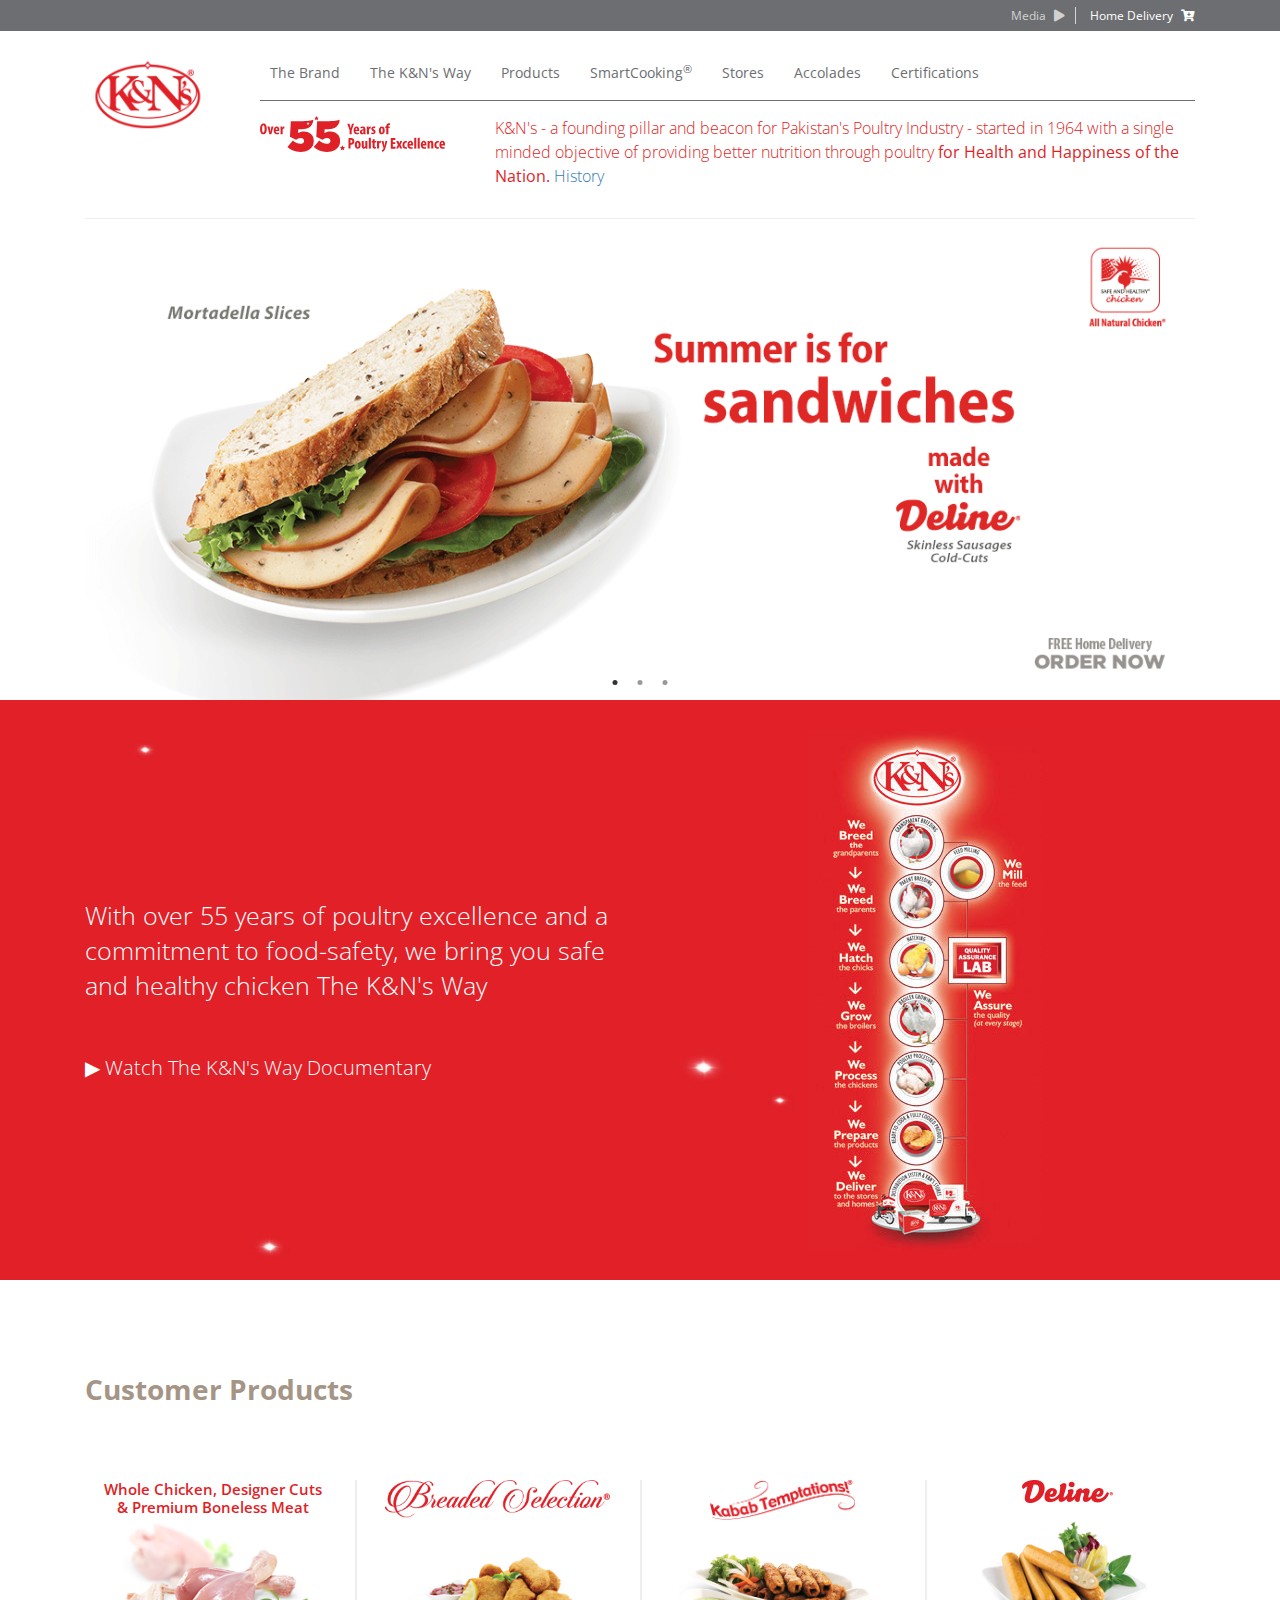
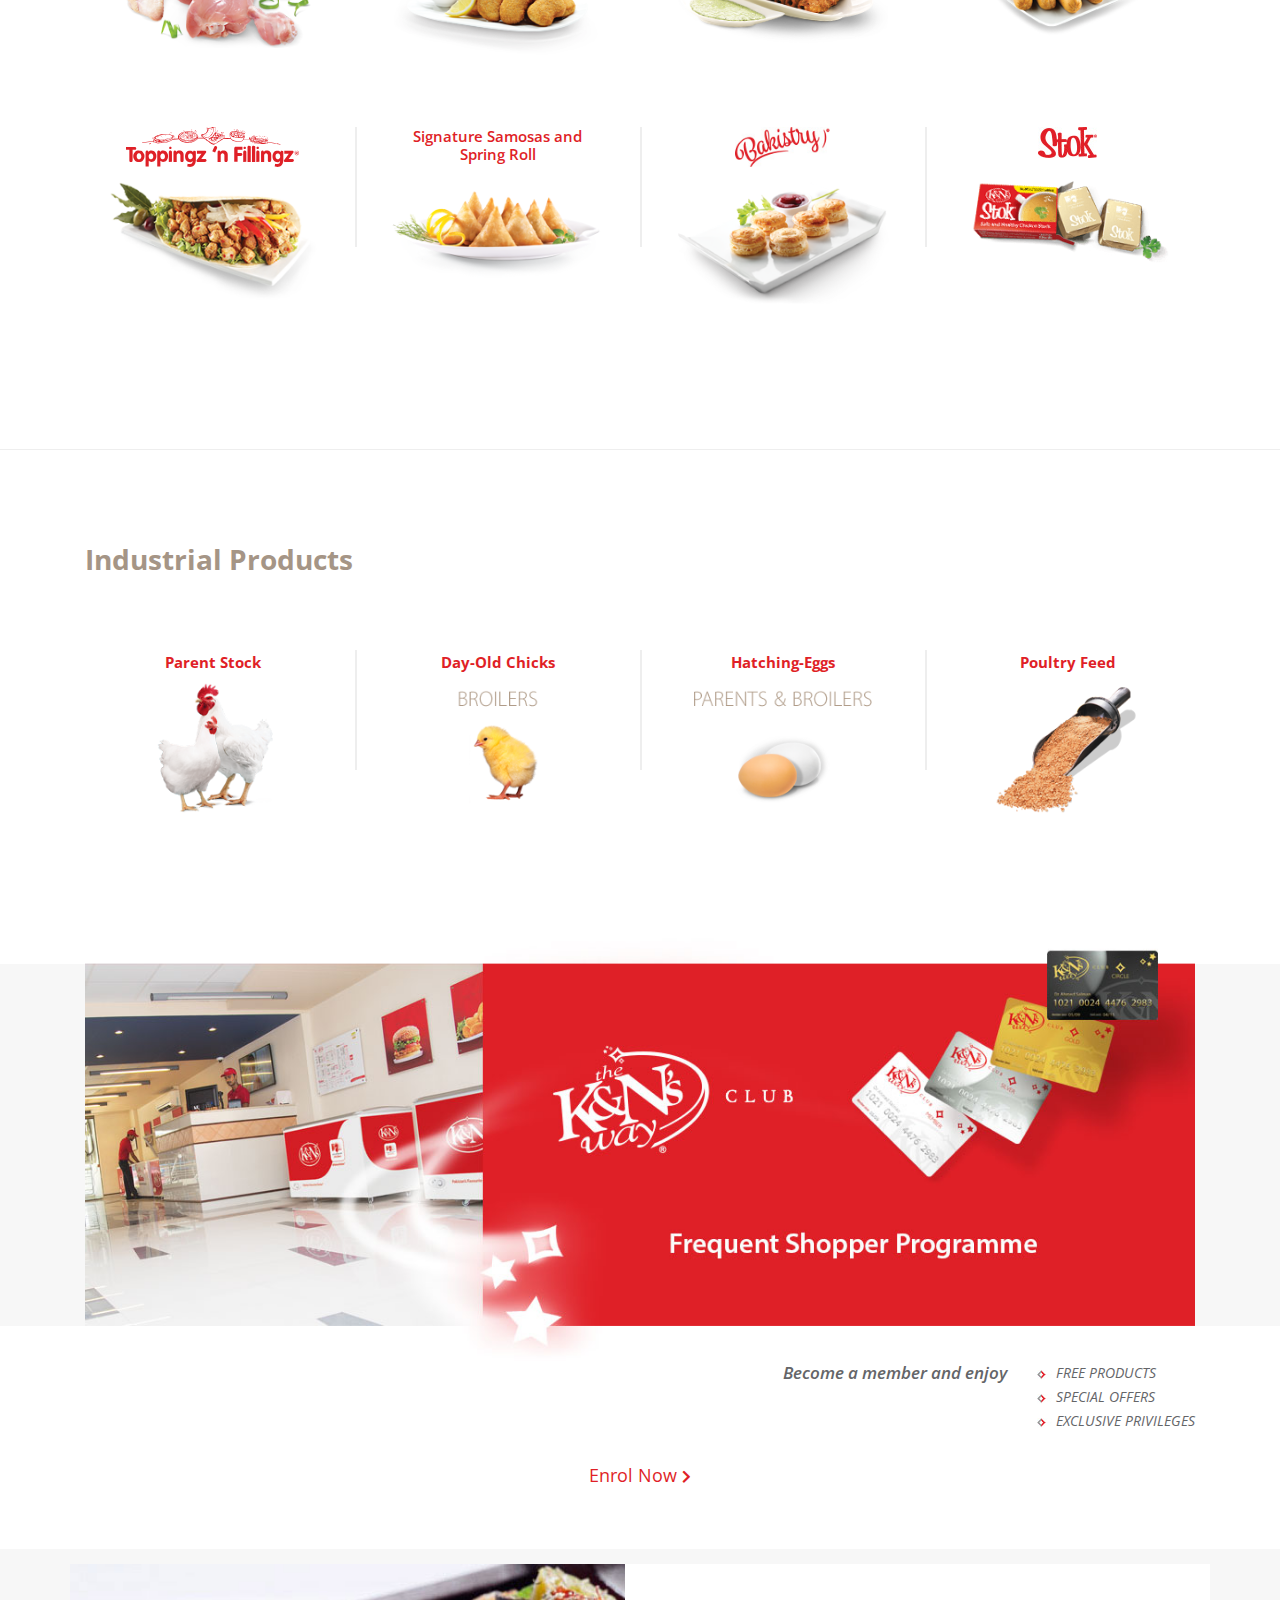
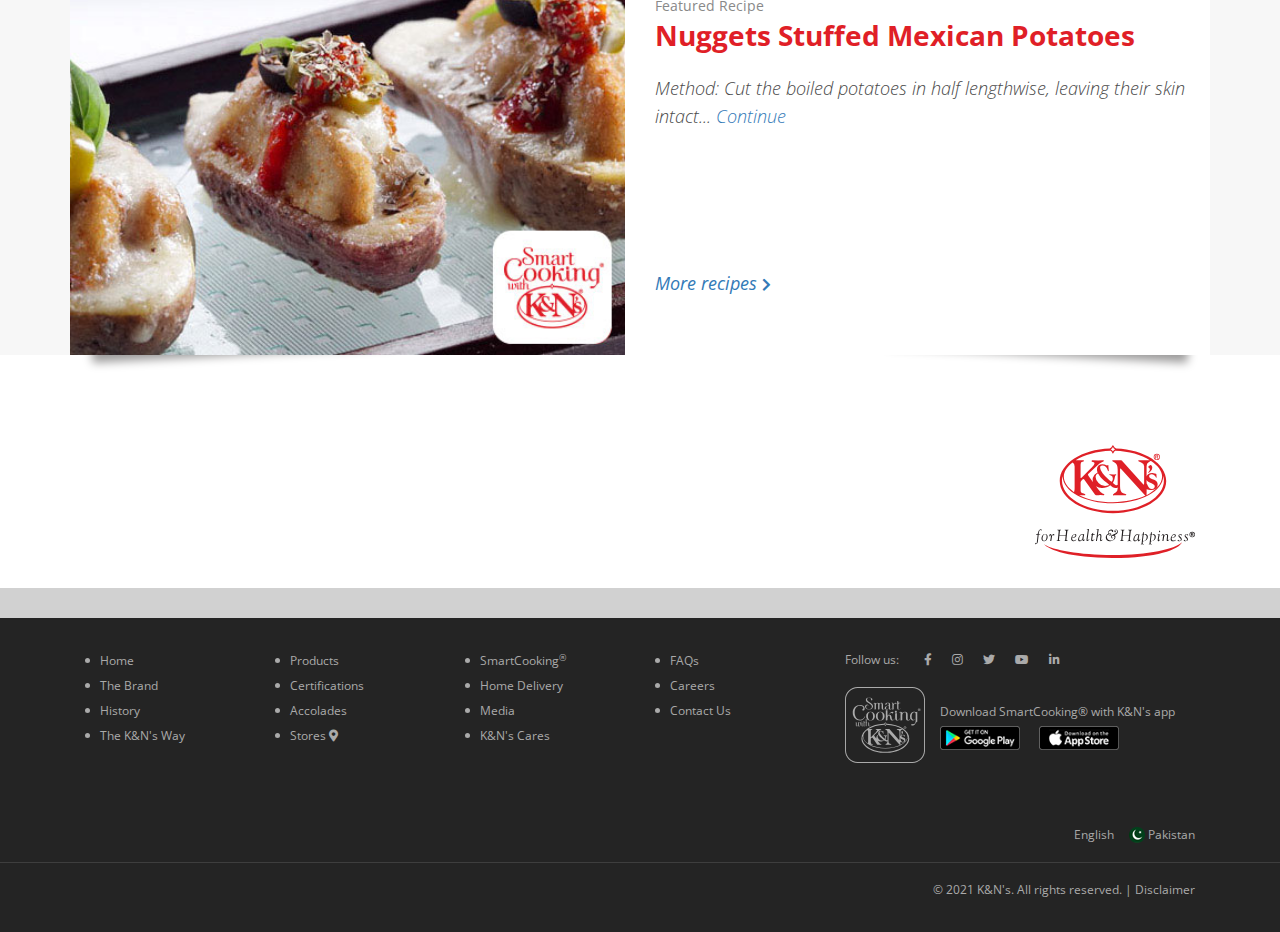
<file: index.html>
<!DOCTYPE html>
<html lang="en">
<head>
    <meta charset="UTF-8">
    <meta http-equiv="X-UA-Compatible" content="IE=edge">
    <meta name="viewport" content="width=device-width, initial-scale=1.0">
    <title>KNS</title>

    <link rel="shortcut icon" href="assets/images/favicon.ico" type="image/x-icon">

    <link rel="stylesheet" href="assets/css/bootstrap.min.css">
    <link rel="stylesheet" href="assets/css/all.min.css">
    <link rel="stylesheet" href="assets/css/slick.css">
    <link rel="stylesheet" href="assets/css/venobox.min.css">

    <!-- Main CSS -->
    <link rel="stylesheet" href="assets/css/style.css">
</head>
<body>
    
    <!-- Header start -->
    <header class="header">
        <div class="top-header">
            <div class="container">
                <a href="#">Media <i class="fas fa-play"></i></a>
                <a href="#">Home Delivery <i class="fas fa-cart-arrow-down"></i></a>
            </div>
        </div>
        <div class="container">
            <div class="header-content">
                <div class="mobile-btn">
                    <a href="#"><i class="fas fa-bars"></i></a>
                </div>
                <div class="logo">
                    <a href="#">
                        <img src="assets/images/logo.png" alt="logo">
                    </a>
                </div>
                <div class="menu">
                    <nav class="top">
                        <ul>
                            <li><a href="#">The Brand</a></li>
                            <li><a href="#">The K&N's Way</a></li>
                            <li><a href="#">Products</a></li>
                            <li><a href="#">SmartCooking<sup>®</sup></a></li>
                            <li><a href="#">Stores</a></li>
                            <li><a href="#">Accolades</a></li>
                            <li><a href="#">Certifications</a></li>
                        </ul>
                    </nav>
                    <div class="bottom">
                        <img src="assets/images/menu-img.svg" alt="image">
                        <div class="text">
                            <p>K&N's - a founding pillar and beacon for Pakistan's Poultry Industry - started in 1964 with a single minded objective of providing better nutrition through poultry <strong>for Health and Happiness of the Nation.</strong>  <a href="#">History</a></p>
                        </div>
                    </div>
                </div>
            </div>
        </div>
    </header>
    <!-- Header end -->

    <!-- Banner start -->
    <section class="banner">
        <div class="container">
            <div class="banner-slide">
                <div class="banner-item">
                    <img src="assets/images/banner-1.png" alt="banner">
                </div>
                <div class="banner-item">
                    <img src="assets/images/banner-2.png" alt="banner">
                </div>
                <div class="banner-item">
                    <img src="assets/images/banner-3.png" alt="banner">
                </div>
            </div>
        </div>
    </section>
    <!-- Banner end -->

    <!-- About start -->
    <section class="about">
        <div class="container">
            <div class="row">
                <div class="col-sm-6 d-flex align-items-center">
                    <div class="text w-100">
                        <p>With over 55 years of poultry excellence and a commitment to food-safety, we bring you safe and healthy chicken The K&N's Way</p>
    
                        <a class="venobox" data-autoplay="true" data-vbtype="video" href="https://youtu.be/R1G2hrFoO7k">&#9654; Watch The K&N's Way Documentary</a>
                    </div>
                </div>
                <div class="col-sm-6">
                    <div class="img text-center">
                        <a href="#">
                            <img src="assets/images/about-img.jpg" alt="img">
                        </a>
                    </div>
                </div>
            </div>
        </div>
    </section>
    <!-- About end -->

    <!-- Customer product start -->
    <section class="customer-product section-padding">
        <div class="container">
            <div class="section-title">
                <h2>Customer Products</h2>
            </div>
            <div class="row">
                <div class="col-lg-3 col-md-4 col-sm-6">
                    <div class="product-item">
                        <p>Whole Chicken, Designer Cuts
                            & Premium Boneless Meat</p>
                        <a href="#">
                            <img src="assets/images/cp-1.png" alt="customer-product">
                        </a>
                    </div>
                </div>
                <div class="col-lg-3 col-md-4 col-sm-6">
                    <div class="product-item">
                        <img src="assets/images/br-1.png" alt="brand">
                        <a href="#">
                            <img src="assets/images/cp-2.png" alt="customer-product">
                        </a>
                    </div>
                </div>
                <div class="col-lg-3 col-md-4 col-sm-6">
                    <div class="product-item">
                        <img src="assets/images/br-2.png" alt="brand">
                        <a href="#">
                            <img src="assets/images/cp-3.png" alt="customer-product">
                        </a>
                    </div>
                </div>
                <div class="col-lg-3 col-md-4 col-sm-6">
                    <div class="product-item">
                        <img src="assets/images/br-3.png" alt="brand">
                        <a href="#">
                            <img src="assets/images/cp-4.png" alt="customer-product">
                        </a>
                    </div>
                </div>
                <div class="col-lg-3 col-md-4 col-sm-6">
                    <div class="product-item">
                        <img src="assets/images/br-4.svg" alt="brand">
                        <a href="#">
                            <img src="assets/images/cp-5.png" alt="customer-product">
                        </a>
                    </div>
                </div>
                <div class="col-lg-3 col-md-4 col-sm-6">
                    <div class="product-item">
                        <p>Signature Samosas and
                           <br> Spring Roll</p>
                        <a href="#">
                            <img src="assets/images/cp-6.png" alt="customer-product">
                        </a>
                    </div>
                </div>
                <div class="col-lg-3 col-md-4 col-sm-6">
                    <div class="product-item">
                        <img src="assets/images/br-5.jpg" alt="brand">
                        <a href="#">
                            <img src="assets/images/cp-7.png" alt="customer-product">
                        </a>
                    </div>
                </div>
                <div class="col-lg-3 col-md-4 col-sm-6">
                    <div class="product-item">
                        <img src="assets/images/br-6.jpg" alt="brand">
                        <a href="#">
                            <img src="assets/images/cp-8.png" alt="customer-product">
                        </a>
                    </div>
                </div>
            </div>
        </div>
    </section>
    <!-- Customer product end -->


    <!-- Industrial product start -->
    <section class="industrial-product section-padding">
        <div class="container">
            <div class="section-title">
                <h2>Industrial Products</h2>
            </div>

            <div class="row">
                <div class="col-md-3 col-sm-6">
                    <div class="product-item">
                        <h3>Parent Stock</h3>
                        <a href="#"><img src="assets/images/ip-1.png" alt="image"></a>
                    </div>
                </div>
                <div class="col-md-3 col-sm-6">
                    <div class="product-item">
                        <h3>Day-Old Chicks</h3>
                        <a href="#"><img src="assets/images/ip-2.png" alt="image"></a>
                    </div>
                </div>
                <div class="col-md-3 col-sm-6">
                    <div class="product-item">
                        <h3>Hatching-Eggs</h3>
                        <a href="#"><img src="assets/images/ip-3.png" alt="image"></a>
                    </div>
                </div>
                <div class="col-md-3 col-sm-6">
                    <div class="product-item">
                        <h3>Poultry Feed</h3>
                        <a href="#"><img src="assets/images/ip-4.png" alt="image"></a>
                    </div>
                </div>
            </div>
        </div>
    </section>
    <!-- Industrial product end -->

    <!-- Programme start -->
    <section class="programme">
        <div class="programme-banner">
            <div class="container">
                <a href="#">
                    <img src="assets/images/add.jpg" alt="programme">
                </a>
            </div>
        </div>
        <div class="programme-text">
            <div class="list">
                <div class="container">
                    <p>Become a member and enjoy</p>
                    <ul>
                        <li>
                            <img src="assets/images/qube.jpg" alt="qube">
                            <span>FREE PRODUCTS</span>
                        </li>
                        <li>
                            <img src="assets/images/qube.jpg" alt="qube">
                            <span>SPECIAL OFFERS</span>
                        </li>
                        <li>
                            <img src="assets/images/qube.jpg" alt="qube">
                            <span>EXCLUSIVE PRIVILEGES</span>
                        </li>
                    </ul>
                </div>
            </div>
        </div>

        <div class="enrol-now">
            <div class="container">
                <a href="#">Enrol Now <i class="fas fa-chevron-right"></i></a>
            </div>
        </div>
    </section>
    <!-- Programme end -->

    <!-- Feature recipe start -->
    <section class="feature-recipe">
        <div class="container">
            <div class="row">
                <div class="col-lg-6">
                    <div class="img">
                        <img class="w-100" src="assets/images/recipe.jpg" alt="recipi">
                    </div>
                </div>
                <div class="col-lg-6">
                    <div class="text">
                        <span>Featured Recipe</span>
                        <h2>Nuggets Stuffed Mexican Potatoes</h2>
                        <p>Method: Cut the boiled potatoes in half lengthwise, leaving their skin intact... <a href="#">Continue</a></p>

                        <a class="more-btn" href="#">More recipes <i class="fas fa-chevron-right"></i></a>
                    </div>
                </div>
            </div>
        </div>
    </section>
    <!-- Feature recipe end -->

    <!-- Logos start -->
    <section class="logos">
        <div class="container">
            <div class="row justify-content-end justify-content-lg-end">
                <div class="col-md-2">
                    <div class="logo-item">
                        <img src="assets/images/logo-item.svg" alt="image">
                    </div>
                </div>
            </div>
        </div>
    </section>
    <!-- Logos end -->

    <!-- Footer start -->
    <section class="footer">
        <div class="container">
            <div class="row">
                <div class="col-lg-2 col-sm-3 mb-30">
                    <div class="footer-item">
                        <ul>
                            <li><a href="#">Home</a></li>
                            <li><a href="#">The Brand</a></li>
                            <li><a href="#">History</a></li>
                            <li><a href="#">The K&N's Way</a></li>
                        </ul>
                    </div>
                </div>
                <div class="col-lg-2 col-sm-3 mb-30">
                    <div class="footer-item">
                        <ul>
                            <li><a href="#">Products</a></li>
                            <li><a href="#">Certifications</a></li>
                            <li><a href="#">Accolades</a></li>
                            <li><a href="#">Stores <i class="fas fa-map-marker-alt"></i></a></li>
                        </ul>
                    </div>
                </div>
                <div class="col-lg-2 col-sm-3 mb-30">
                    <div class="footer-item">
                        <ul>
                            <li><a href="#">SmartCooking<sup>®</sup></a></li>
                            <li><a href="#">Home Delivery</a></li>
                            <li><a href="#">Media</a></li>
                            <li><a href="#">K&N's Cares</a></li>
                        </ul>
                    </div>
                </div>
                <div class="col-lg-2 col-sm-3 mb-30">
                    <div class="footer-item">
                        <ul>
                            <li><a href="#">FAQs</a></li>
                            <li><a href="#">Careers</a></li>
                            <li><a href="#">Contact Us</a></li>
                        </ul>
                    </div>
                </div>
                <div class="col-lg-4 mb-30">
                    <div class="footer-item-app">
                        <ul class="social">
                            <li>Follow us:</li>
                            <li><a href="#"><i class="fab fa-facebook-f"></i></a></li>
                            <li><a href="#"><i class="fab fa-instagram"></i></a></li>
                            <li><a href="#"><i class="fab fa-twitter"></i></a></li>
                            <li><a href="#"><i class="fab fa-youtube"></i></a></li>
                            <li><a href="#"><i class="fab fa-linkedin-in"></i></a></li>
                        </ul>
                        <div class="app">
                            <img src="assets/images/smkapp.svg" alt="app">
                            <div class="text">
                                <p>Download SmartCooking® with K&N's app</p>
                                <a href="#">
                                    <img src="assets/images/google-play.png" alt="google-play">
                                </a>
                                <a href="#">
                                    <img src="assets/images/app-store.png" alt="app-store">
                                </a>
                            </div>
                        </div>
                    </div>
                </div>
                <div class="col-12">
                    <div class="lang">
                        <ul>
                            <li>English</li>
                            <li><a href="#"><img src="assets/images/flug.png" alt="flug"> Pakistan</a></li>   
                        </ul>
                    </div>
                </div>
            </div>
        </div>
        <div class="copyright">
            <div class="container">
                <p>&copy; 2021 K&N's. All rights reserved. | <a href="#">Disclaimer</a></p>
            </div>
        </div>
    </section>
    <!-- Footer end -->


    <!-- Scripts -->
    <script src="assets/js/jquery.2.2.4.min.js"></script>
    <script src="assets/js/bootstrap.bundle.min.js"></script>
    <script src="assets/js/mixitup.min.js"></script>
    <script src="assets/js/slick.min.js"></script>
    <script src="assets/js/venobox.min.js"></script>
    <script src="assets/js/custom.js"></script>
</body>
</html>
</file>
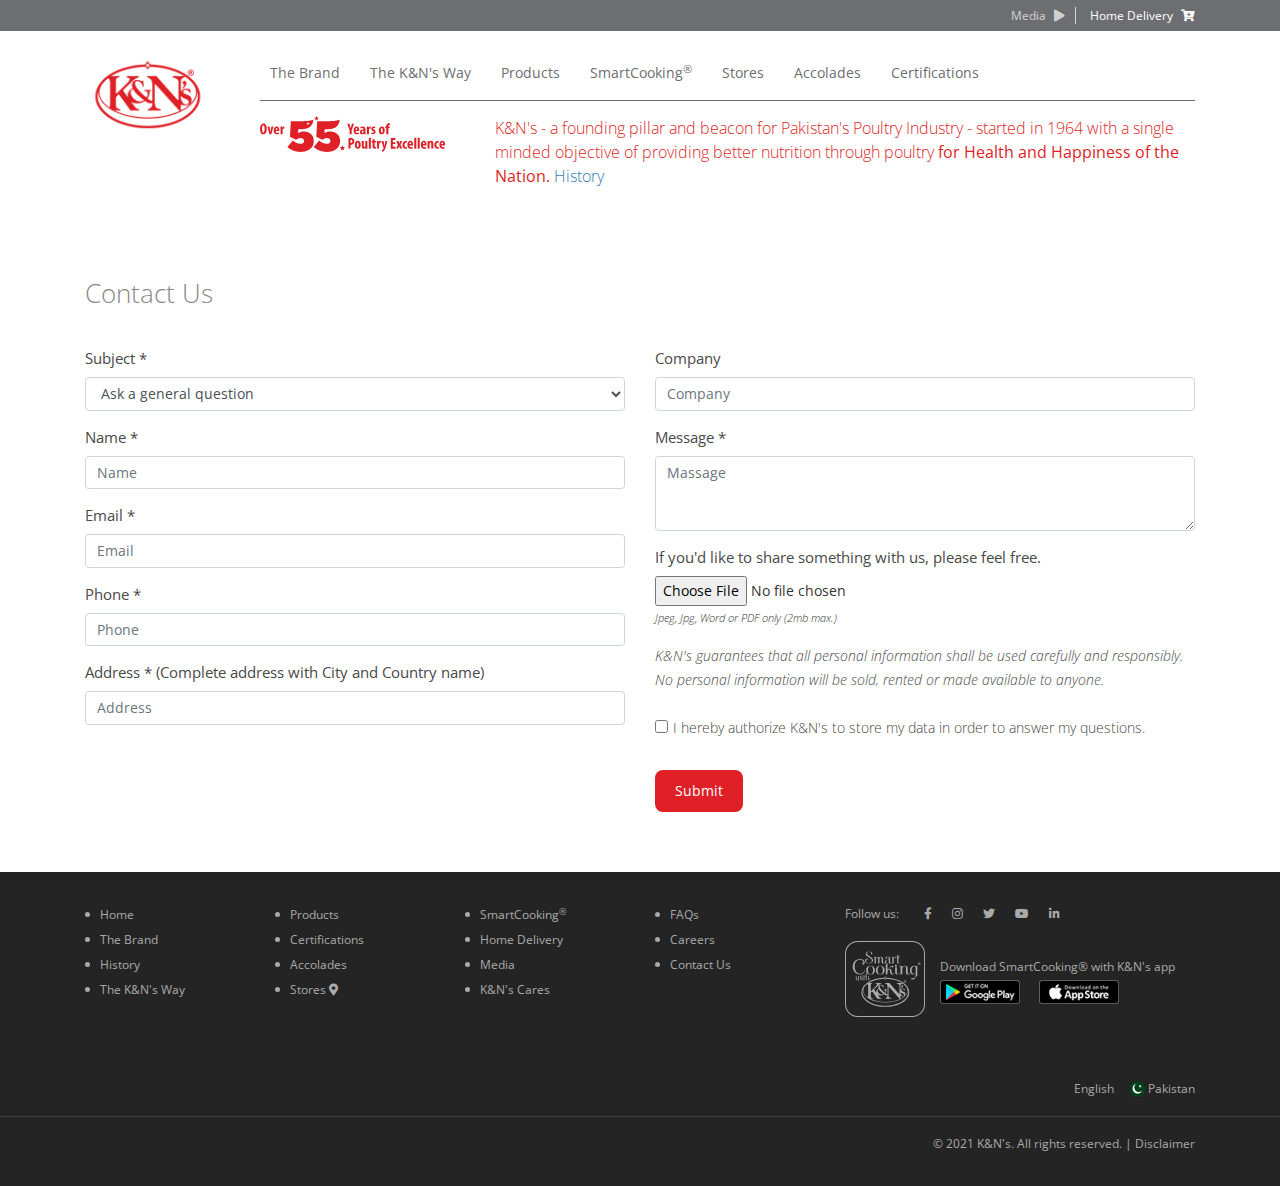
<file: contact.html>
<!DOCTYPE html>
<html lang="en">
<head>
    <meta charset="UTF-8">
    <meta http-equiv="X-UA-Compatible" content="IE=edge">
    <meta name="viewport" content="width=device-width, initial-scale=1.0">
    <title>KNS</title>

    <link rel="shortcut icon" href="assets/images/favicon.ico" type="image/x-icon">

    <link rel="stylesheet" href="assets/css/bootstrap.min.css">
    <link rel="stylesheet" href="assets/css/all.min.css">
    <link rel="stylesheet" href="assets/css/slick.css">
    <link rel="stylesheet" href="assets/css/venobox.min.css">

    <!-- Main CSS -->
    <link rel="stylesheet" href="assets/css/style.css">
</head>
<body>
    
    <!-- Header start -->
    <header class="header">
        <div class="top-header">
            <div class="container">
                <a href="#">Media <i class="fas fa-play"></i></a>
                <a href="#">Home Delivery <i class="fas fa-cart-arrow-down"></i></a>
            </div>
        </div>
        <div class="container">
            <div class="header-content">
                <div class="mobile-btn">
                    <a href="#"><i class="fas fa-bars"></i></a>
                </div>
                <div class="logo">
                    <a href="#">
                        <img src="assets/images/logo.png" alt="logo">
                    </a>
                </div>
                <div class="menu">
                    <nav class="top">
                        <ul>
                            <li><a href="#">The Brand</a></li>
                            <li><a href="#">The K&N's Way</a></li>
                            <li><a href="#">Products</a></li>
                            <li><a href="#">SmartCooking<sup>®</sup></a></li>
                            <li><a href="#">Stores</a></li>
                            <li><a href="#">Accolades</a></li>
                            <li><a href="#">Certifications</a></li>
                        </ul>
                    </nav>
                    <div class="bottom">
                        <img src="assets/images/menu-img.svg" alt="image">
                        <div class="text">
                            <p>K&N's - a founding pillar and beacon for Pakistan's Poultry Industry - started in 1964 with a single minded objective of providing better nutrition through poultry <strong>for Health and Happiness of the Nation.</strong>  <a href="#">History</a></p>
                        </div>
                    </div>
                </div>
            </div>
        </div>
    </header>
    <!-- Header end -->

    <main class="contact">
        <div class="container">
            <div class="title">
                <h1>Contact Us</h1>
            </div>
            <form enctype="multipart/form-data">
                <div class="row">
                    <div class="col-md-6">
                        <div class="form-group">
                            <label for="subject">Subject *</label>
                            <select class="form-control" id="subject" name="subject">
                                <option>Ask a general question</option>
                                <option>Enquiries Regarding International Sales</option>
                                <option>Import K&amp;N's in my country</option>
                                <option>Enquiries Regarding Domestic Sales</option>
                                <option>Serve K&amp;N's chicken at my restaurant/business</option>
                                <option>Sell K&amp;N's chicken products at my store</option>
                                <option>Household Consumer Feedback and Enquiries</option>
                                <option>Provide product feedback</option>
                                <option>Provide feedback on shopping experience</option>
                                <option>Explore business opportunities with K&amp;N's</option>
                                <option>Careers</option>
                                <option>Pursue a career at K&amp;N's</option>
                            </select>
                        </div>
                        <div class="form-group">
                            <label for="name">Name *</label>
                            <input type="text" class="form-control" name="name" id="name" placeholder="Name">
                        </div>
                        <div class="form-group">
                            <label for="email">Email *</label>
                            <input type="email" class="form-control" name="email" id="email" placeholder="Email">
                        </div>
                        <div class="form-group">
                            <label for="phone">Phone *</label>
                            <input type="text" class="form-control" name="phone" id="phone" placeholder="Phone">
                        </div>
                        <div class="form-group">
                            <label for="address">Address * (Complete address with City and Country name)</label>
                            <input type="text" class="form-control" name="address" id="address" placeholder="Address">
                        </div>
                    </div>
                    <div class="col-md-6">
                        <div class="form-group">
                            <label for="company">Company</label>
                            <input type="text" class="form-control" id="company" placeholder="Company">
                        </div>
    
                        <div class="form-group">
                            <label for="massage">Message *</label>
                            <textarea class="form-control" id="massage" name="massage" rows="3" placeholder="Massage"></textarea>
                        </div>
    
                        <div class="form-group">
                            <label for="file">If you'd like to share something with us, please feel free.</label>
                            <input type="file" class="form-control-file" id="file" name="file">
                            <small class="italic d-block">Jpeg, Jpg, Word or PDF only (2mb max.)</small>
                        </div>
                        <p class="italic">K&N's guarantees that all personal information shall be used carefully and responsibly. No personal information will be sold, rented or made available to anyone.</p>
                        <div class="form-check">
                            <input class="form-check-input" type="checkbox" value="" id="agreement">
                            <label class="form-check-label" for="agreement">
                                I hereby authorize K&N's to store my data in order to answer my questions.
                            </label>
                        </div>
    
                        <button type="submit">Submit</button>
                    </div>
                </div>
            </form>
        </div>
    </main>

    <!-- Footer start -->
    <section class="footer">
        <div class="container">
            <div class="row">
                <div class="col-lg-2 col-sm-3 mb-30">
                    <div class="footer-item">
                        <ul>
                            <li><a href="#">Home</a></li>
                            <li><a href="#">The Brand</a></li>
                            <li><a href="#">History</a></li>
                            <li><a href="#">The K&N's Way</a></li>
                        </ul>
                    </div>
                </div>
                <div class="col-lg-2 col-sm-3 mb-30">
                    <div class="footer-item">
                        <ul>
                            <li><a href="#">Products</a></li>
                            <li><a href="#">Certifications</a></li>
                            <li><a href="#">Accolades</a></li>
                            <li><a href="#">Stores <i class="fas fa-map-marker-alt"></i></a></li>
                        </ul>
                    </div>
                </div>
                <div class="col-lg-2 col-sm-3 mb-30">
                    <div class="footer-item">
                        <ul>
                            <li><a href="#">SmartCooking<sup>®</sup></a></li>
                            <li><a href="#">Home Delivery</a></li>
                            <li><a href="#">Media</a></li>
                            <li><a href="#">K&N's Cares</a></li>
                        </ul>
                    </div>
                </div>
                <div class="col-lg-2 col-sm-3 mb-30">
                    <div class="footer-item">
                        <ul>
                            <li><a href="#">FAQs</a></li>
                            <li><a href="#">Careers</a></li>
                            <li><a href="#">Contact Us</a></li>
                        </ul>
                    </div>
                </div>
                <div class="col-lg-4 mb-30">
                    <div class="footer-item-app">
                        <ul class="social">
                            <li>Follow us:</li>
                            <li><a href="#"><i class="fab fa-facebook-f"></i></a></li>
                            <li><a href="#"><i class="fab fa-instagram"></i></a></li>
                            <li><a href="#"><i class="fab fa-twitter"></i></a></li>
                            <li><a href="#"><i class="fab fa-youtube"></i></a></li>
                            <li><a href="#"><i class="fab fa-linkedin-in"></i></a></li>
                        </ul>
                        <div class="app">
                            <img src="assets/images/smkapp.svg" alt="app">
                            <div class="text">
                                <p>Download SmartCooking® with K&N's app</p>
                                <a href="#">
                                    <img src="assets/images/google-play.png" alt="google-play">
                                </a>
                                <a href="#">
                                    <img src="assets/images/app-store.png" alt="app-store">
                                </a>
                            </div>
                        </div>
                    </div>
                </div>
                <div class="col-12">
                    <div class="lang">
                        <ul>
                            <li>English</li>
                            <li><a href="#"><img src="assets/images/flug.png" alt="flug"> Pakistan</a></li>   
                        </ul>
                    </div>
                </div>
            </div>
        </div>
        <div class="copyright">
            <div class="container">
                <p>&copy; 2021 K&N's. All rights reserved. | <a href="#">Disclaimer</a></p>
            </div>
        </div>
    </section>
    <!-- Footer end -->


    <!-- Scripts -->
    <script src="assets/js/jquery.2.2.4.min.js"></script>
    <script src="assets/js/bootstrap.bundle.min.js"></script>
    <script src="assets/js/mixitup.min.js"></script>
    <script src="assets/js/slick.min.js"></script>
    <script src="assets/js/venobox.min.js"></script>
    <script src="assets/js/custom.js"></script>

    <script>
        let myForm = $('form');
        let fSubject = $('[name="subject"]');
        let fName = $('[name="name"]');
        let fEmail = $('[name="email"]');
        let fPhone = $('[name="phone"]');
        let fAddress = $('[name="address"]');
        let fMassage = $('[name="massage"]');
        let fFileSize = $('[name="file"]');

        myForm.on('submit', function(e) {
            if(fName.val() == '') {
                fName.addClass('is-invalid');
                fName.parent().append('<small class="text-danger">The name field is required</small>');
                e.preventDefault();
            }

            if(fEmail.val() == '') {
                fEmail.addClass('is-invalid');
                fEmail.parent().append('<small class="text-danger">The email field is required</small>');
                e.preventDefault();
            }

            if(fPhone.val() == '') {
                fPhone.addClass('is-invalid');
                fPhone.parent().append('<small class="text-danger">The phone field is required</small>');
                e.preventDefault();
            }

            if(fAddress.val() == '') {
                fAddress.addClass('is-invalid');
                fAddress.parent().append('<small class="text-danger">The address field is required</small>');
                e.preventDefault();
            }

            if(fMassage.val() == '') {
                fMassage.addClass('is-invalid');
                fMassage.parent().append('<small class="text-danger">The massage field is required</small>');
                e.preventDefault();
            }

            console.log(fFileSize.val() == '' ? 'blank' : 'ok');

            if(fFileSize.val() != '') {
                fileFunction();
            }

            fFileSize.on('change', function() {
                $(this).siblings('.text-danger').remove();
            })

            function fileFunction() {
                let FileSize = fFileSize[0].files[0].size/1024/1024;
                let FileType = fFileSize[0].files[0].type;
    
                if(FileType != 'image/jpeg' && FileType != 'application/pdf' && FileType != 'application/msword') {
                    fFileSize.addClass('is-invalid');
                    fFileSize.parent().append('<small class="text-danger">The file format is wrong</small>');
                    e.preventDefault();
    
                    if(FileSize > 2) {
                        fFileSize.addClass('is-invalid');
                        fFileSize.parent().append('<small class="text-danger">The file size is too long</small>');
                        e.preventDefault();
                    }
                } 
            }

            myForm.on('keyup', function() {
                $(this).removeClass('is-invalid');
                $(this).siblings('.text-danger').hide();
            }) 
            fSubject.on('keyup', function() {
                $(this).removeClass('is-invalid');
                $(this).siblings('.text-danger').hide();
            })
            fName.on('keyup', function() {
                $(this).removeClass('is-invalid');
                $(this).siblings('.text-danger').hide();
            }) 
            fEmail.on('keyup', function() {
                $(this).removeClass('is-invalid');
                $(this).siblings('.text-danger').hide();
            }) 
            fPhone.on('keyup', function() {
                $(this).removeClass('is-invalid');
                $(this).siblings('.text-danger').hide();
            }) 
            fAddress.on('keyup', function() {
                $(this).removeClass('is-invalid');
                $(this).siblings('.text-danger').hide();
            })
            fMassage.on('keyup', function() {
                $(this).removeClass('is-invalid');
                $(this).siblings('.text-danger').hide();
            });
        });
    </script>
</body>
</html>
</file>
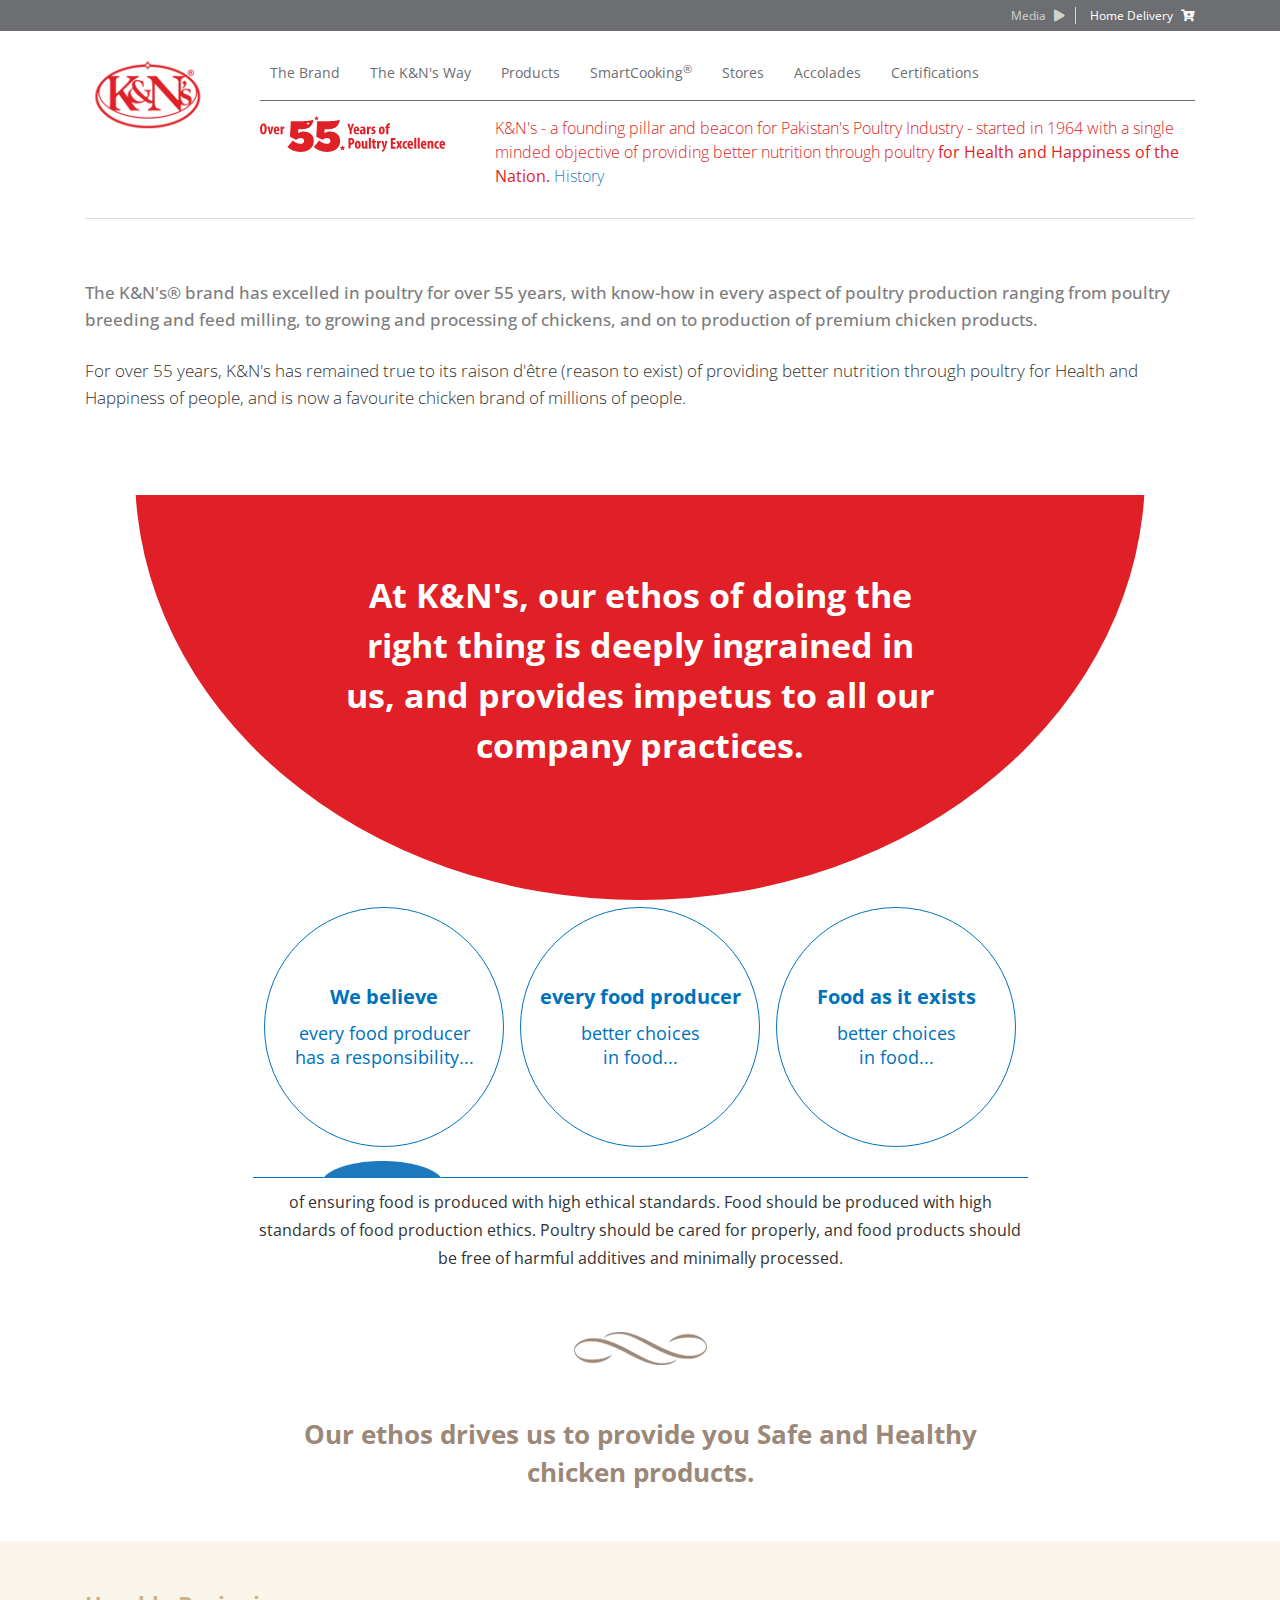
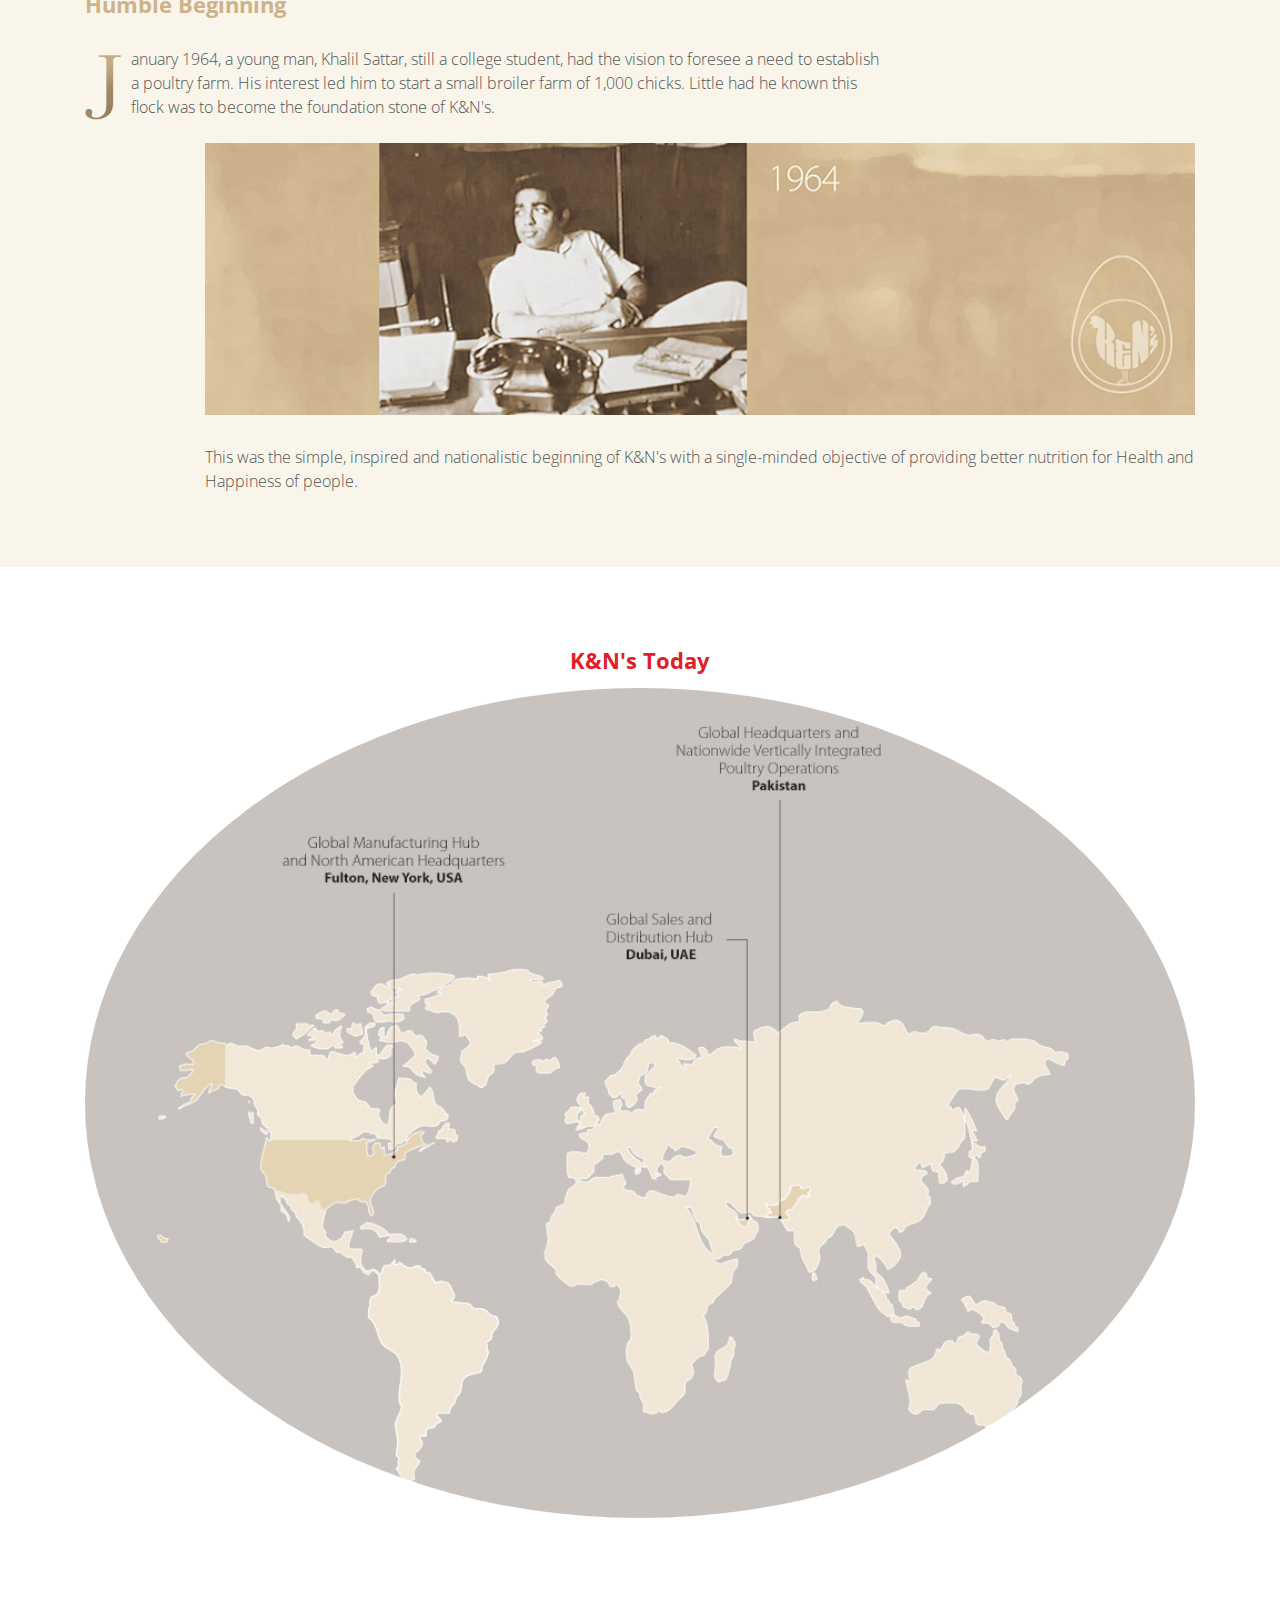
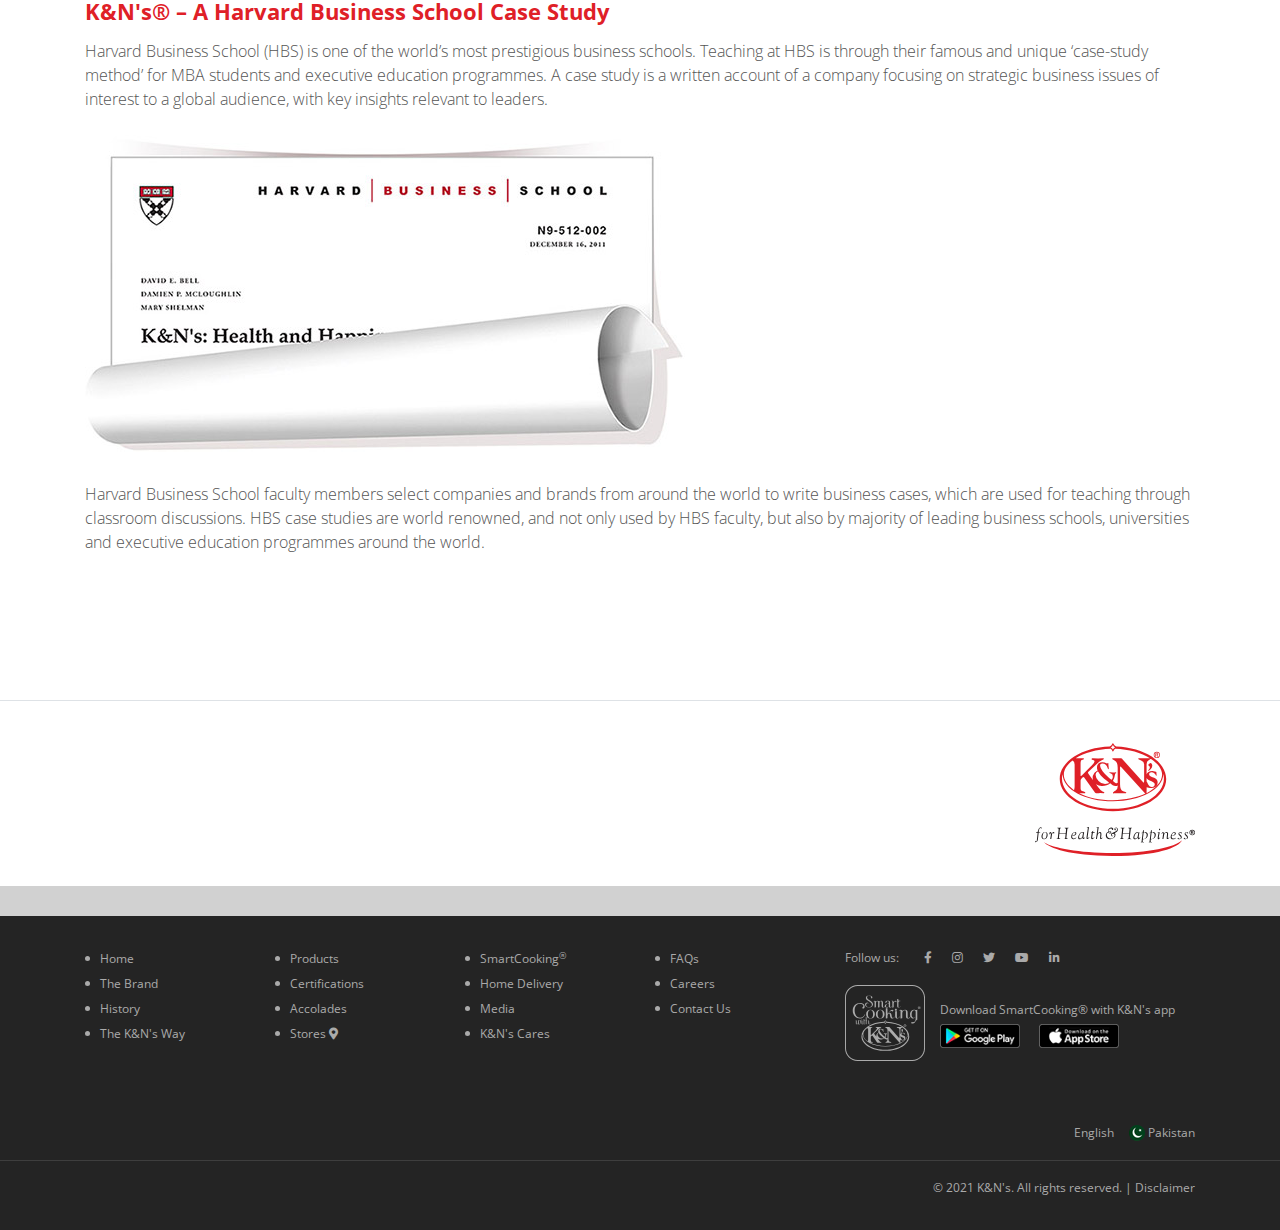
<file: index-2.html>
<!DOCTYPE html>
<html lang="en">
<head>
    <meta charset="UTF-8">
    <meta http-equiv="X-UA-Compatible" content="IE=edge">
    <meta name="viewport" content="width=device-width, initial-scale=1.0">
    <title>KNS</title>

    <link rel="shortcut icon" href="assets/images/favicon.ico" type="image/x-icon">

    <link rel="stylesheet" href="assets/css/bootstrap.min.css">
    <link rel="stylesheet" href="assets/css/all.min.css">
    <link rel="stylesheet" href="assets/css/slick.css">
    <link rel="stylesheet" href="assets/css/venobox.min.css">

    <!-- Main CSS -->
    <link rel="stylesheet" href="assets/css/style.css">
</head>
<body>
    
    <!-- Header start -->
    <header class="header">
        <div class="top-header">
            <div class="container">
                <a href="#">Media <i class="fas fa-play"></i></a>
                <a href="#">Home Delivery <i class="fas fa-cart-arrow-down"></i></a>
            </div>
        </div>
        <div class="container">
            <div class="header-content">
                <div class="mobile-btn">
                    <a href="#"><i class="fas fa-bars"></i></a>
                </div>
                <div class="logo">
                    <a href="#">
                        <img src="assets/images/logo.png" alt="logo">
                    </a>
                </div>
                <div class="menu">
                    <nav class="top">
                        <ul>
                            <li><a href="#">The Brand</a></li>
                            <li><a href="#">The K&N's Way</a></li>
                            <li><a href="#">Products</a></li>
                            <li><a href="#">SmartCooking<sup>®</sup></a></li>
                            <li><a href="#">Stores</a></li>
                            <li><a href="#">Accolades</a></li>
                            <li><a href="#">Certifications</a></li>
                        </ul>
                    </nav>
                    <div class="bottom">
                        <img src="assets/images/menu-img.svg" alt="image">
                        <div class="text">
                            <p>K&N's - a founding pillar and beacon for Pakistan's Poultry Industry - started in 1964 with a single minded objective of providing better nutrition through poultry <strong>for Health and Happiness of the Nation.</strong>  <a href="#">History</a></p>
                        </div>
                    </div>
                </div>
            </div>
        </div>
    </header>
    <!-- Header end -->

    <main class="index-2">
        <!-- About start -->
        <section class="about-section">
            <div class="container">
                <div class="up">
                    <p>The K&N's® brand has excelled in poultry for over 55 years, with know-how in every aspect of poultry production ranging from poultry breeding and feed milling, to growing and processing of chickens, and on to production of premium chicken products.</p>
                    <p>For over 55 years, K&N's has remained true to its raison d'être (reason to exist) of providing better nutrition through poultry for Health and Happiness of people, and is now a favourite chicken brand of millions of people.</p>
                </div>
                <div class="down">
                    <h1>At K&N's, our ethos of doing the right thing is deeply ingrained in us, and provides impetus to all our company practices.</h1>
                </div>
            </div>
        </section>
        <!-- About end -->

        <!-- Tab start -->
        <section class="tab">
            <div class="container">
                <ul class="ul">
                    <li>
                        <div id="tab-1" class="tab-item">
                            <h4>We believe</h4>
                            <p>every food producer <br> has a responsibility...</p>
                        </div>
                        <div id="content-mobile-1" class="tab-mobile-content">
                            <img src="assets/images/halfblue.png" alt="ff">
                            <p>of ensuring food is produced with high ethical standards. Food should be produced with high standards of food production ethics. Poultry should be cared for properly, and food products should be free of harmful additives and minimally processed.</p>
                        </div>
                    </li>
                    <li>
                        <div id="tab-2" class="tab-item">
                            <h4>every food producer </h4>
                            <p>better choices <br> in food...</p>
                        </div>
                        <div id="content-mobile-2" class="tab-mobile-content">
                            <img src="assets/images/halforange.png" alt="img">
                            <p>and we want to provide them a choice with purely different chicken products. Everyone in the world, regardless of faith and ethnicity would like to serve their families food, that is produced right, just as you would.</p>
                        </div>
                    </li>
                    <li>
                        <div id="tab-3" class="tab-item">
                            <h4>Food as it exists</h4>
                            <p>better choices <br> in food...</p>
                        </div>
                        <div id="content-mobile-3" class="tab-mobile-content">
                            <img src="assets/images/halfgreen.png" alt="img">
                            <p>wholesome and produced the right way. Simply put, when you prepare a meal at home, you keep it wholesome. You neither add harmful additives, nor force it to go through harmful processes, so why should we, since our chicken products will be consumed by your family, and ours too? It is a simple question, yet so powerful and all encompassing.</p>
                        </div>
                    </li>
                </ul>
                <div class="tab-content">
                    <div id="content-1">
                        <img src="assets/images/halfblue.png" alt="ff">
                        <p>of ensuring food is produced with high ethical standards. Food should be produced with high standards of food production ethics. Poultry should be cared for properly, and food products should be free of harmful additives and minimally processed.</p>
                    </div>
                    <div id="content-2">
                        <img src="assets/images/halforange.png" alt="img">
                        <p>and we want to provide them a choice with purely different chicken products. Everyone in the world, regardless of faith and ethnicity would like to serve their families food, that is produced right, just as you would.</p>
                    </div>
                    <div id="content-3">
                        <img src="assets/images/halfgreen.png" alt="img">
                        <p>wholesome and produced the right way. Simply put, when you prepare a meal at home, you keep it wholesome. You neither add harmful additives, nor force it to go through harmful processes, so why should we, since our chicken products will be consumed by your family, and ours too? It is a simple question, yet so powerful and all encompassing.</p>
                    </div>
                </div>
            </div>
        </section>
        <!-- Tab end -->

        <!-- Bookmark start -->
        <section class="bookmark">
            <div class="container">
                <div class="title">
                    <img src="assets/images/bookmark.png" alt="bookmark">
                    <h2>Our ethos drives us to provide you Safe and Healthy chicken products.</h2>
                </div>
            </div>
        </section>
        <!-- Bookmark end -->

        <!-- Humble start -->
        <section class="humble">
            <div class="container">
                <div class="title">
                    <h2>Humble Beginning</h2>
                    <p><img src="assets/images/j.png" alt="j"> anuary 1964, a young man, Khalil Sattar, still a college student, had the vision to foresee a need to establish a poultry farm. His interest led him to start a small broiler farm of 1,000 chicks. Little had he known this flock was to become the foundation stone of K&N's.</p>
                </div>
                <div class="content">
                    <img class="w-100 img-fluid" src="assets/images/history.jpg" alt="history">
                    <p> This was the simple, inspired and nationalistic beginning of K&N's with a single-minded objective of providing better nutrition for Health and Happiness of people.</p>
                </div>
            </div>
        </section>
        <!-- Humble end -->

        <!-- Kn today start -->
        <section class="kn-today">
            <div class="container">
                <h2>K&N's Today</h2>
                <img src="assets/images/worldmap.jpg" alt="image">
            </div>
        </section>
        <!-- Kn today end -->

        <!-- Business school start -->
        <section class="business-school">
            <div class="container">
                <div class="title">
                    <h2>K&N's® – A Harvard Business School Case Study</h2>
                </div>
                <p>Harvard Business School (HBS) is one of the world’s most prestigious business schools. Teaching at HBS is through their famous and unique ‘case-study method’ for MBA students and executive education programmes. A case study is a written account of a company focusing on strategic business issues of interest to a global audience, with key insights relevant to leaders.</p>

                <img src="assets/images/hbsc.jpg" alt="hb">

                <p>Harvard Business School faculty members select companies and brands from around the world to write business cases, which are used for teaching through classroom discussions. HBS case studies are world renowned, and not only used by HBS faculty, but also by majority of leading business schools, universities and executive education programmes around the world.</p>
            </div>
        </section>
        <!-- Business school end -->
    </main>

    <!-- Logos start -->
    <section class="logos border-top pt-5 mt-5">
        <div class="container">
            <div class="row justify-content-end justify-content-lg-end">
                <div class="col-md-2">
                    <div class="logo-item">
                        <img src="assets/images/logo-item.svg" alt="image">
                    </div>
                </div>
            </div>
        </div>
    </section>
    <!-- Logos end -->

    <!-- Footer start -->
    <section class="footer">
        <div class="container">
            <div class="row">
                <div class="col-lg-2 col-sm-3 mb-30">
                    <div class="footer-item">
                        <ul>
                            <li><a href="#">Home</a></li>
                            <li><a href="#">The Brand</a></li>
                            <li><a href="#">History</a></li>
                            <li><a href="#">The K&N's Way</a></li>
                        </ul>
                    </div>
                </div>
                <div class="col-lg-2 col-sm-3 mb-30">
                    <div class="footer-item">
                        <ul>
                            <li><a href="#">Products</a></li>
                            <li><a href="#">Certifications</a></li>
                            <li><a href="#">Accolades</a></li>
                            <li><a href="#">Stores <i class="fas fa-map-marker-alt"></i></a></li>
                        </ul>
                    </div>
                </div>
                <div class="col-lg-2 col-sm-3 mb-30">
                    <div class="footer-item">
                        <ul>
                            <li><a href="#">SmartCooking<sup>®</sup></a></li>
                            <li><a href="#">Home Delivery</a></li>
                            <li><a href="#">Media</a></li>
                            <li><a href="#">K&N's Cares</a></li>
                        </ul>
                    </div>
                </div>
                <div class="col-lg-2 col-sm-3 mb-30">
                    <div class="footer-item">
                        <ul>
                            <li><a href="#">FAQs</a></li>
                            <li><a href="#">Careers</a></li>
                            <li><a href="#">Contact Us</a></li>
                        </ul>
                    </div>
                </div>
                <div class="col-lg-4 mb-30">
                    <div class="footer-item-app">
                        <ul class="social">
                            <li>Follow us:</li>
                            <li><a href="#"><i class="fab fa-facebook-f"></i></a></li>
                            <li><a href="#"><i class="fab fa-instagram"></i></a></li>
                            <li><a href="#"><i class="fab fa-twitter"></i></a></li>
                            <li><a href="#"><i class="fab fa-youtube"></i></a></li>
                            <li><a href="#"><i class="fab fa-linkedin-in"></i></a></li>
                        </ul>
                        <div class="app">
                            <img src="assets/images/smkapp.svg" alt="app">
                            <div class="text">
                                <p>Download SmartCooking® with K&N's app</p>
                                <a href="#">
                                    <img src="assets/images/google-play.png" alt="google-play">
                                </a>
                                <a href="#">
                                    <img src="assets/images/app-store.png" alt="app-store">
                                </a>
                            </div>
                        </div>
                    </div>
                </div>
                <div class="col-12">
                    <div class="lang">
                        <ul>
                            <li>English</li>
                            <li><a href="#"><img src="assets/images/flug.png" alt="flug"> Pakistan</a></li>   
                        </ul>
                    </div>
                </div>
            </div>
        </div>
        <div class="copyright">
            <div class="container">
                <p>&copy; 2021 K&N's. All rights reserved. | <a href="#">Disclaimer</a></p>
            </div>
        </div>
    </section>
    <!-- Footer end -->


    <!-- Scripts -->
    <script src="assets/js/jquery.2.2.4.min.js"></script>
    <script src="assets/js/bootstrap.bundle.min.js"></script>
    <script src="assets/js/mixitup.min.js"></script>
    <script src="assets/js/slick.min.js"></script>
    <script src="assets/js/venobox.min.js"></script>
    <script src="assets/js/custom.js"></script>
</body>
</html>
</file>
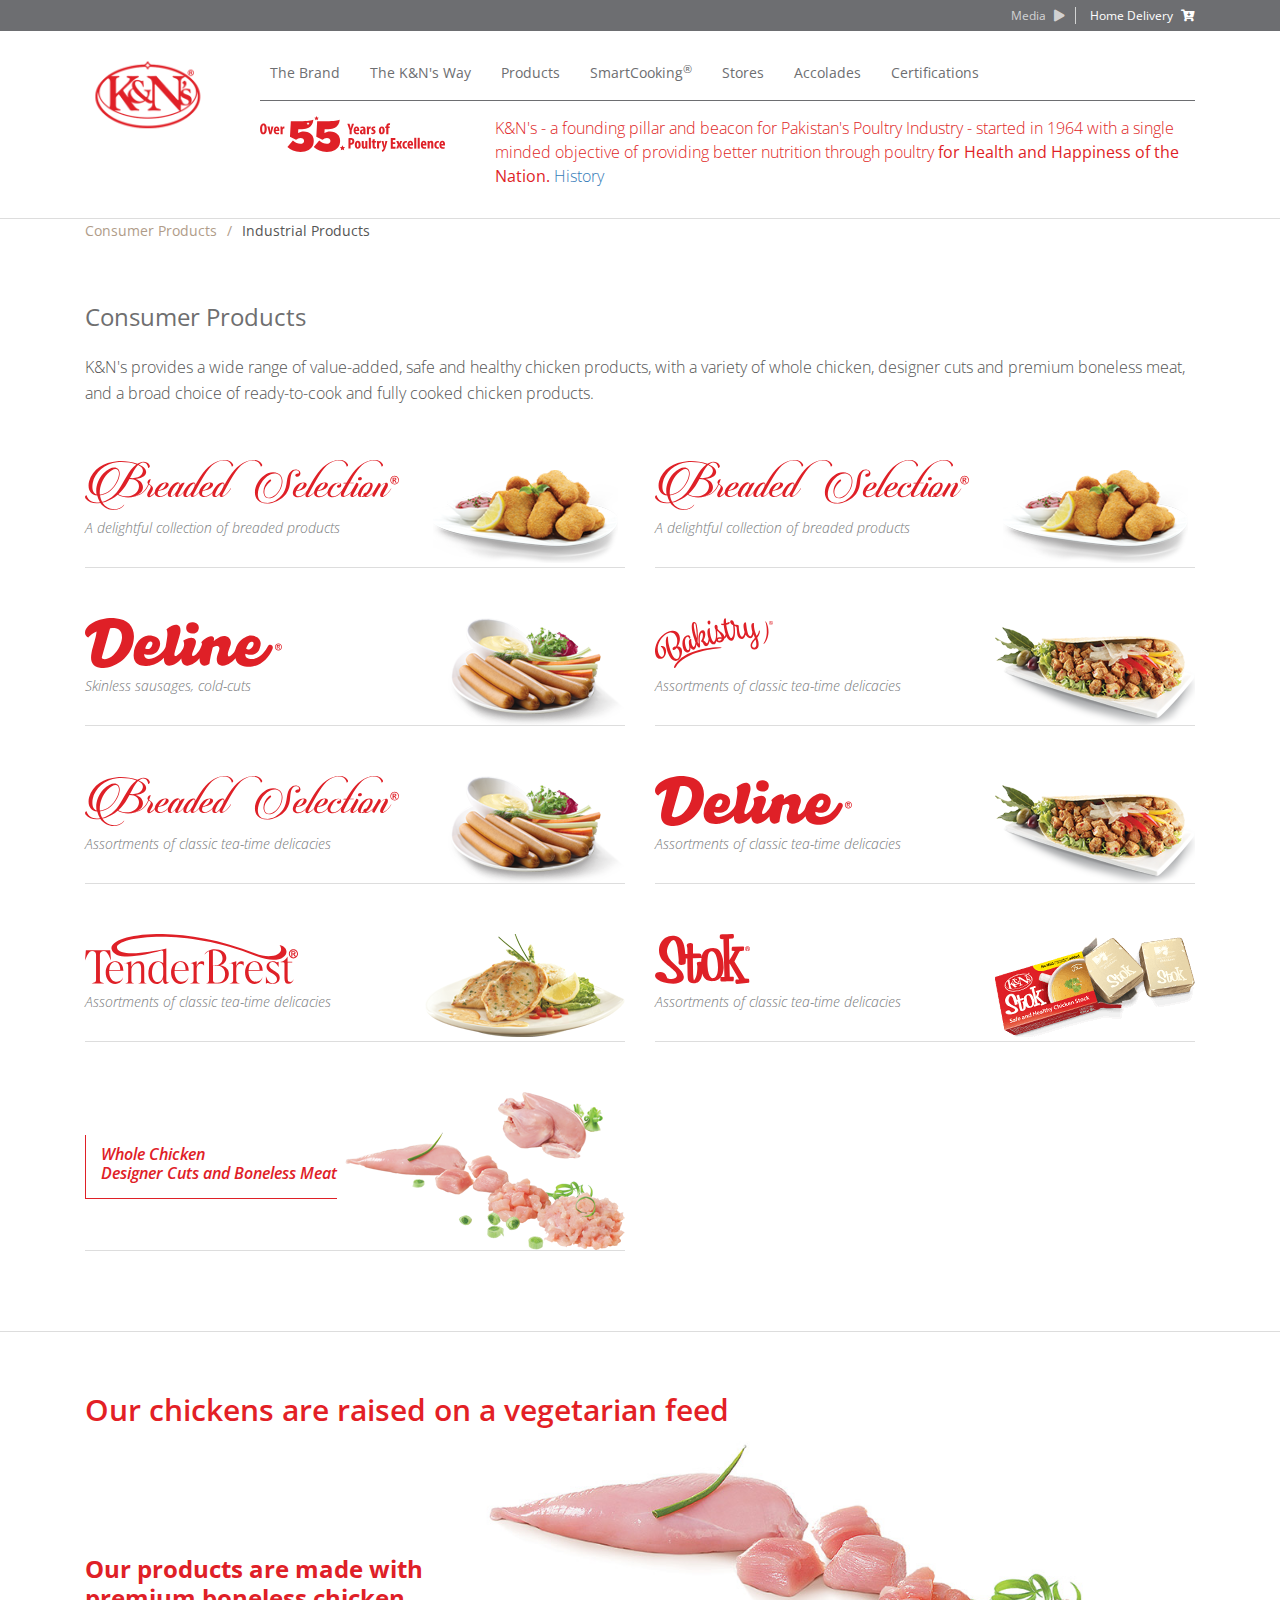
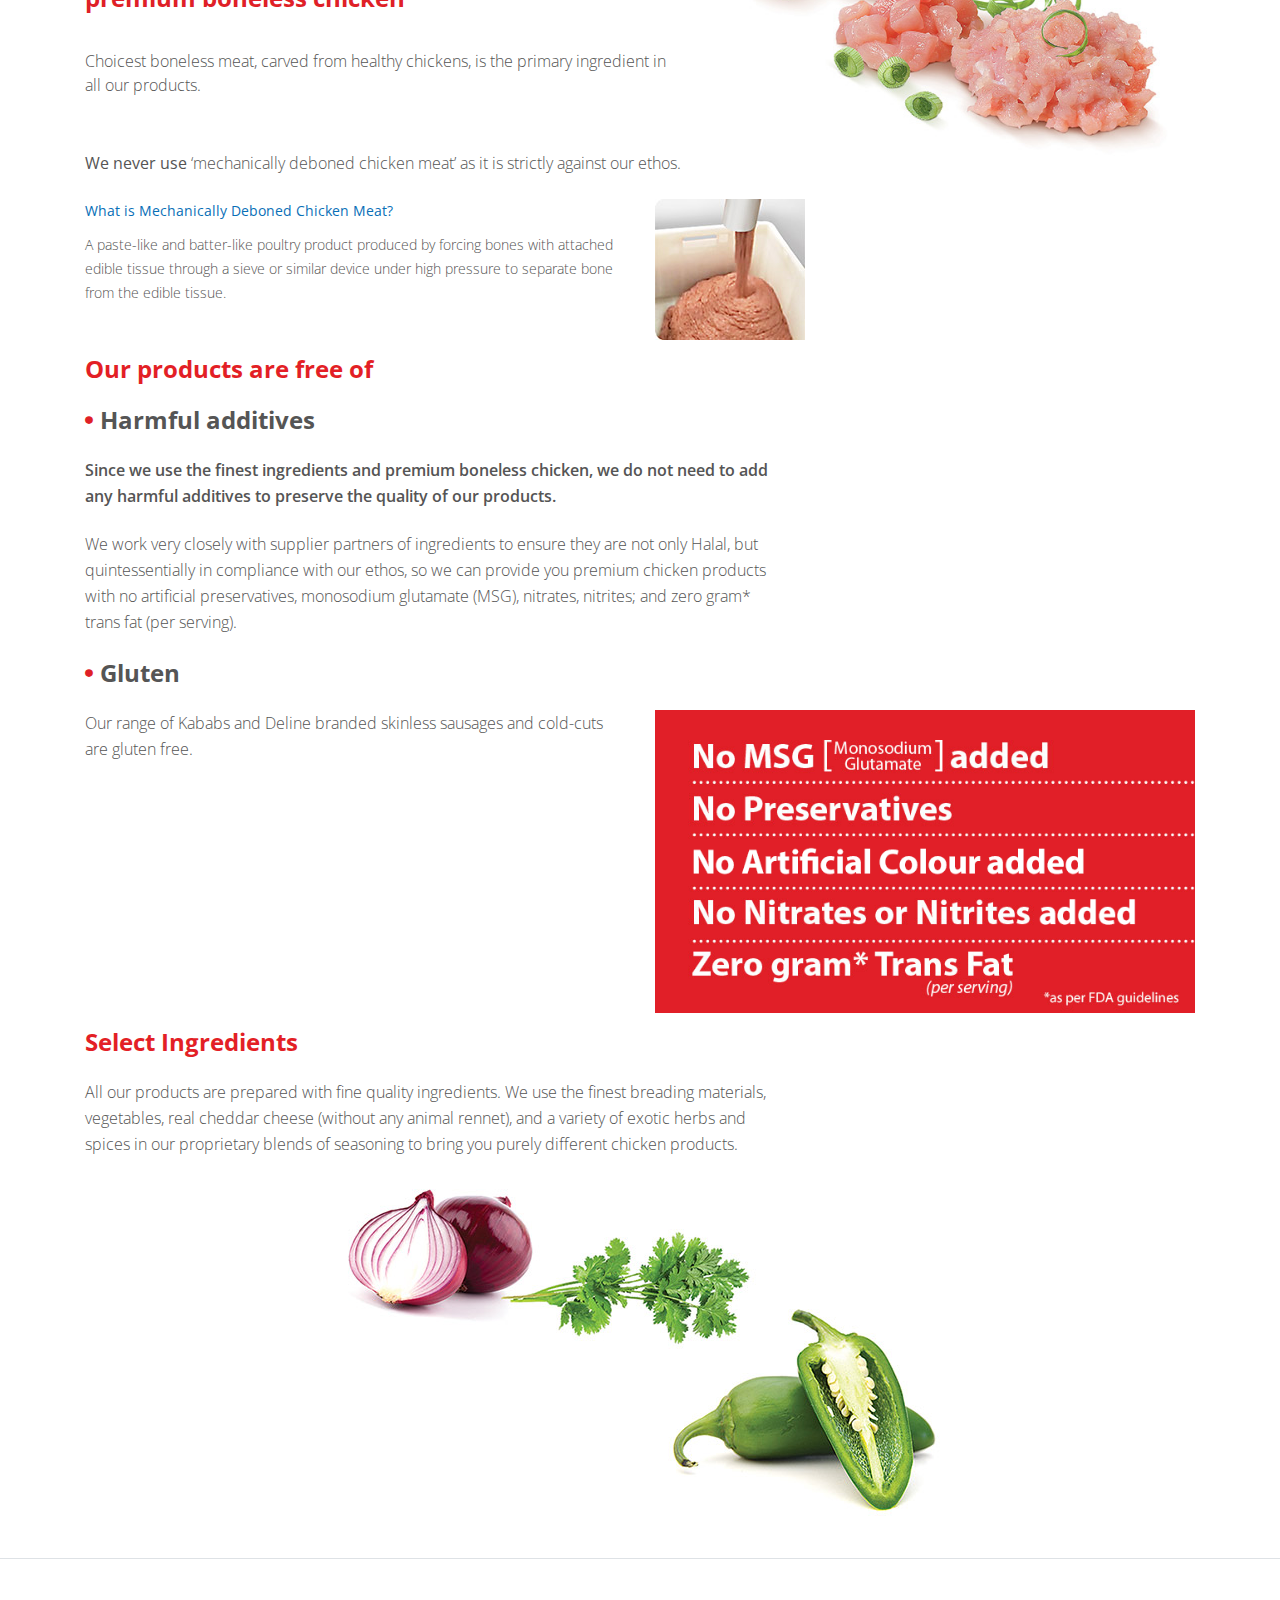
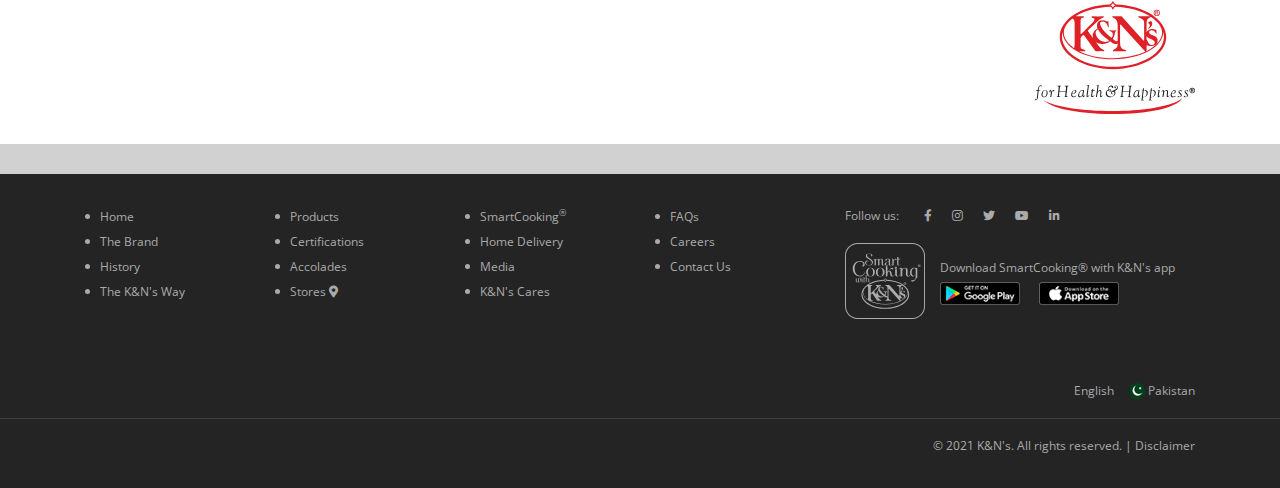
<file: index-3.html>
<!DOCTYPE html>
<html lang="en">
<head>
    <meta charset="UTF-8">
    <meta http-equiv="X-UA-Compatible" content="IE=edge">
    <meta name="viewport" content="width=device-width, initial-scale=1.0">
    <title>KNS</title>

    <link rel="shortcut icon" href="assets/images/favicon.ico" type="image/x-icon">

    <link rel="stylesheet" href="assets/css/bootstrap.min.css">
    <link rel="stylesheet" href="assets/css/all.min.css">
    <link rel="stylesheet" href="assets/css/slick.css">
    <link rel="stylesheet" href="assets/css/venobox.min.css">

    <!-- Main CSS -->
    <link rel="stylesheet" href="assets/css/style.css">
</head>
<body>
    
    <!-- Header start -->
    <header class="header">
        <div class="top-header">
            <div class="container">
                <a href="#">Media <i class="fas fa-play"></i></a>
                <a href="#">Home Delivery <i class="fas fa-cart-arrow-down"></i></a>
            </div>
        </div>
        <div class="container">
            <div class="header-content">
                <div class="mobile-btn">
                    <a href="#"><i class="fas fa-bars"></i></a>
                </div>
                <div class="logo">
                    <a href="#">
                        <img src="assets/images/logo.png" alt="logo">
                    </a>
                </div>
                <div class="menu">
                    <nav class="top">
                        <ul>
                            <li><a href="#">The Brand</a></li>
                            <li><a href="#">The K&N's Way</a></li>
                            <li><a href="#">Products</a></li>
                            <li><a href="#">SmartCooking<sup>®</sup></a></li>
                            <li><a href="#">Stores</a></li>
                            <li><a href="#">Accolades</a></li>
                            <li><a href="#">Certifications</a></li>
                        </ul>
                    </nav>
                    <div class="bottom">
                        <img src="assets/images/menu-img.svg" alt="image">
                        <div class="text">
                            <p>K&N's - a founding pillar and beacon for Pakistan's Poultry Industry - started in 1964 with a single minded objective of providing better nutrition through poultry <strong>for Health and Happiness of the Nation.</strong>  <a href="#">History</a></p>
                        </div>
                    </div>
                </div>
            </div>
        </div>
    </header>
    <!-- Header end -->

    <main class="index-3">
        <div class="container">
            <div class="paginate">
                <ul>
                    <li class="active"><a href="#">Consumer Products</a></li>
                    <li><a href="#">Industrial Products</a></li>
                </ul>
            </div>

            <!-- Customer product start -->
            <div class="customer-products">
                <div class="title">
                    <h1>Consumer Products</h1>
                    <p>K&N's provides a wide range of value-added, safe and healthy chicken products, with a variety of whole chicken, designer cuts and premium boneless meat, and a broad choice of ready-to-cook and fully cooked chicken products.</p>
                </div>
                <div class="customer-product-items">
                    <div class="row">
                        
                        <div class="col-lg-6">
                            <div class="product-item">
                                <a href="#">
                                    <div class="left">
                                        <img src="assets/images/brand3_2.svg" alt="brand">
                                        <h4>A delightful collection of breaded products</h4>
                                    </div>
                                    <div class="right">
                                        <img src="assets/images/icon3_2.png" alt="icon">
                                    </div>
                                </a>
                            </div>
                        </div>
                        <div class="col-lg-6">
                            <div class="product-item">
                                <a href="#">
                                    <div class="left">
                                        <img src="assets/images/brand3_2.svg" alt="brand">
                                        <h4>A delightful collection of breaded products</h4>
                                    </div>
                                    <div class="right">
                                        <img src="assets/images/icon3_2.png" alt="icon">
                                    </div>
                                </a>
                            </div>
                        </div>
                        <div class="col-lg-6">
                            <div class="product-item">
                                <a href="#">
                                    <div class="left">
                                        <img src="assets/images/brand3_3.svg" alt="brand">
                                        <h4>Skinless sausages, cold-cuts</h4>
                                    </div>
                                    <div class="right">
                                        <img src="assets/images/icon3_3.png" alt="icon">
                                    </div>
                                </a>
                            </div>
                        </div>
                        <div class="col-lg-6">
                            <div class="product-item">
                                <a href="#">
                                    <div class="left">
                                        <img src="assets/images/brand3_4.svg" alt="brand">
                                        <h4>Assortments of classic tea-time delicacies</h4>
                                    </div>
                                    <div class="right">
                                        <img src="assets/images/icon3_4.png" alt="icon">
                                    </div>
                                </a>
                            </div>
                        </div>
                        <div class="col-lg-6">
                            <div class="product-item">
                                <a href="#">
                                    <div class="left">
                                        <img src="assets/images/brand3_2.svg" alt="brand">
                                        <h4>Assortments of classic tea-time delicacies</h4>
                                    </div>
                                    <div class="right">
                                        <img src="assets/images/icon3_3.png" alt="icon">
                                    </div>
                                </a>
                            </div>
                        </div>
                        <div class="col-lg-6">
                            <div class="product-item">
                                <a href="#">
                                    <div class="left">
                                        <img src="assets/images/brand3_3.svg" alt="brand">
                                        <h4>Assortments of classic tea-time delicacies</h4>
                                    </div>
                                    <div class="right">
                                        <img src="assets/images/icon3_4.png" alt="icon">
                                    </div>
                                </a>
                            </div>
                        </div>
                        <div class="col-lg-6">
                            <div class="product-item">
                                <a href="#">
                                    <div class="left">
                                        <img src="assets/images/brand3_6.svg" alt="brand">
                                        <h4>Assortments of classic tea-time delicacies</h4>
                                    </div>
                                    <div class="right">
                                        <img src="assets/images/icon3_5.png" alt="icon">
                                    </div>
                                </a>
                            </div>
                        </div>
                        <div class="col-lg-6">
                            <div class="product-item">
                                <a href="#">
                                    <div class="left">
                                        <img src="assets/images/brand3_7.svg" alt="brand">
                                        <h4>Assortments of classic tea-time delicacies</h4>
                                    </div>
                                    <div class="right">
                                        <img src="assets/images/icon3_6.png" alt="icon">
                                    </div>
                                </a>
                            </div>
                        </div>
                        <div class="col-lg-6">
                            <div class="product-item special-item">
                                <a href="#">
                                    <div class="left">
                                        <h4>Whole Chicken<br>Designer Cuts and Boneless Meat</h4>
                                    </div>
                                    <div class="right">
                                        <img src="assets/images/meet.png" alt="icon">
                                    </div>
                                </a>
                            </div>
                        </div>
                    </div>
                </div>
            </div>
            <!-- Customer product end -->
        </div>

        <!-- product details start -->
        <section class="product-details">
            <div class="container">
                <div class="title">
                    <h2>Our chickens are raised on a vegetarian feed</h2>
                </div>
                <div class="details">
                    <h4>Our products are made with <br>
                        premium boneless chicken</h4>
                    <p>Choicest boneless meat, carved from healthy chickens, is the primary ingredient in all our products.</p>
                    <p><strong>We never use</strong> ‘mechanically deboned chicken meat’ as it is strictly against our ethos.</p>
                </div>

                <div class="row collapseble">
                    <div class="col-lg-6">
                        <a href="#">What is Mechanically Deboned Chicken Meat?</a>
                        <p>A paste-like and batter-like poultry product produced by forcing bones with attached edible tissue through a sieve or similar device under high pressure to separate bone from the edible tissue.</p>
                    </div>
                    <div class="col-lg-6">
                        <div class="img">
                            <img src="assets/images/msm.jpg" alt="image">
                        </div>
                    </div>
                </div>

                <div class="details-two">
                    <h2>Our products are free of</h2>
                    <h3><i class="fas fa-circle"></i> Harmful additives</h3>
                    <h4>Since we use the finest ingredients and premium boneless chicken, we do not need to add any harmful additives to preserve the quality of our products.</h4>
                    <p>We work very closely with supplier partners of ingredients to ensure they are not only Halal, but quintessentially in compliance with our ethos, so we can provide you premium chicken products with no artificial preservatives, monosodium glutamate (MSG), nitrates, nitrites; and zero gram* trans fat (per serving).</p>
                    <h3><i class="fas fa-circle"></i> Gluten</h3>
                    <div class="row">
                        <div class="col-lg-6">
                            <p>Our range of Kababs and Deline branded skinless sausages and cold-cuts are gluten free.</p>
                        </div>
                        <div class="col-lg-6">
                            <div class="img">
                                <img src="assets/images/red-img.png" alt="img">
                            </div>
                        </div>
                    </div>
                    <h2>Select Ingredients</h2>
                    <p>All our products are prepared with fine quality ingredients. We use the finest breading materials, vegetables, real cheddar cheese (without any animal rennet), and a variety of exotic herbs and spices in our proprietary blends of seasoning to bring you purely different chicken products.</p>
                    <div class="text-center">
                        <img src="assets/images/vegetables.jpg" alt="vagitable">
                    </div>
                </div>
            </div>
        </section>
        <!-- product details end -->
    </main>

    <!-- Logos start -->
    <section class="logos border-top pt-5 mt-5">
        <div class="container">
            <div class="row justify-content-end justify-content-lg-end">
                <div class="col-md-2">
                    <div class="logo-item">
                        <img src="assets/images/logo-item.svg" alt="image">
                    </div>
                </div>
            </div>
        </div>
    </section>
    <!-- Logos end -->

    <!-- Footer start -->
    <section class="footer">
        <div class="container">
            <div class="row">
                <div class="col-lg-2 col-sm-3 mb-30">
                    <div class="footer-item">
                        <ul>
                            <li><a href="#">Home</a></li>
                            <li><a href="#">The Brand</a></li>
                            <li><a href="#">History</a></li>
                            <li><a href="#">The K&N's Way</a></li>
                        </ul>
                    </div>
                </div>
                <div class="col-lg-2 col-sm-3 mb-30">
                    <div class="footer-item">
                        <ul>
                            <li><a href="#">Products</a></li>
                            <li><a href="#">Certifications</a></li>
                            <li><a href="#">Accolades</a></li>
                            <li><a href="#">Stores <i class="fas fa-map-marker-alt"></i></a></li>
                        </ul>
                    </div>
                </div>
                <div class="col-lg-2 col-sm-3 mb-30">
                    <div class="footer-item">
                        <ul>
                            <li><a href="#">SmartCooking<sup>®</sup></a></li>
                            <li><a href="#">Home Delivery</a></li>
                            <li><a href="#">Media</a></li>
                            <li><a href="#">K&N's Cares</a></li>
                        </ul>
                    </div>
                </div>
                <div class="col-lg-2 col-sm-3 mb-30">
                    <div class="footer-item">
                        <ul>
                            <li><a href="#">FAQs</a></li>
                            <li><a href="#">Careers</a></li>
                            <li><a href="#">Contact Us</a></li>
                        </ul>
                    </div>
                </div>
                <div class="col-lg-4 mb-30">
                    <div class="footer-item-app">
                        <ul class="social">
                            <li>Follow us:</li>
                            <li><a href="#"><i class="fab fa-facebook-f"></i></a></li>
                            <li><a href="#"><i class="fab fa-instagram"></i></a></li>
                            <li><a href="#"><i class="fab fa-twitter"></i></a></li>
                            <li><a href="#"><i class="fab fa-youtube"></i></a></li>
                            <li><a href="#"><i class="fab fa-linkedin-in"></i></a></li>
                        </ul>
                        <div class="app">
                            <img src="assets/images/smkapp.svg" alt="app">
                            <div class="text">
                                <p>Download SmartCooking® with K&N's app</p>
                                <a href="#">
                                    <img src="assets/images/google-play.png" alt="google-play">
                                </a>
                                <a href="#">
                                    <img src="assets/images/app-store.png" alt="app-store">
                                </a>
                            </div>
                        </div>
                    </div>
                </div>
                <div class="col-12">
                    <div class="lang">
                        <ul>
                            <li>English</li>
                            <li><a href="#"><img src="assets/images/flug.png" alt="flug"> Pakistan</a></li>   
                        </ul>
                    </div>
                </div>
            </div>
        </div>
        <div class="copyright">
            <div class="container">
                <p>&copy; 2021 K&N's. All rights reserved. | <a href="#">Disclaimer</a></p>
            </div>
        </div>
    </section>
    <!-- Footer end -->


    <!-- Scripts -->
    <script src="assets/js/jquery.2.2.4.min.js"></script>
    <script src="assets/js/bootstrap.bundle.min.js"></script>
    <script src="assets/js/mixitup.min.js"></script>
    <script src="assets/js/slick.min.js"></script>
    <script src="assets/js/venobox.min.js"></script>
    <script src="assets/js/custom.js"></script>
</body>
</html>
</file>
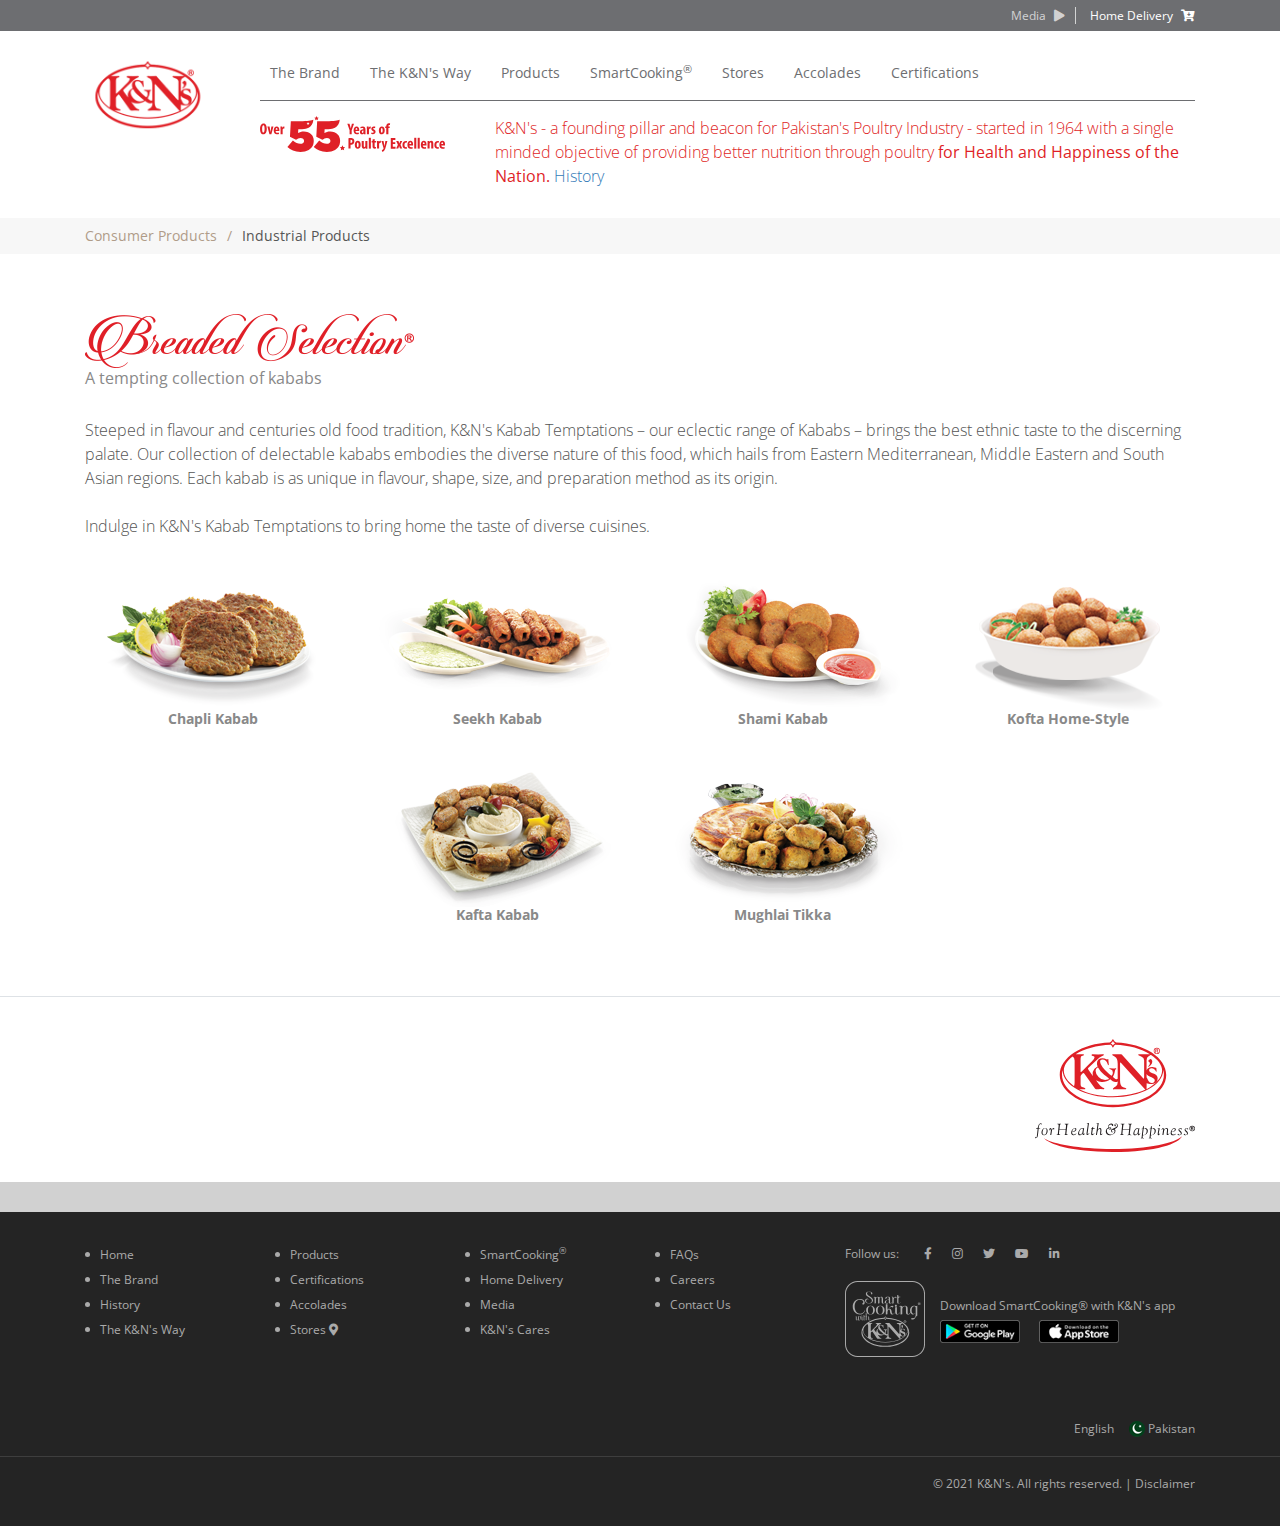
<file: index-4.html>
<!DOCTYPE html>
<html lang="en">
<head>
    <meta charset="UTF-8">
    <meta http-equiv="X-UA-Compatible" content="IE=edge">
    <meta name="viewport" content="width=device-width, initial-scale=1.0">
    <title>KNS</title>

    <link rel="shortcut icon" href="assets/images/favicon.ico" type="image/x-icon">

    <link rel="stylesheet" href="assets/css/bootstrap.min.css">
    <link rel="stylesheet" href="assets/css/all.min.css">
    <link rel="stylesheet" href="assets/css/slick.css">
    <link rel="stylesheet" href="assets/css/venobox.min.css">

    <!-- Main CSS -->
    <link rel="stylesheet" href="assets/css/style.css">
</head>
<body>
    
    <!-- Header start -->
    <header class="header">
        <div class="top-header">
            <div class="container">
                <a href="#">Media <i class="fas fa-play"></i></a>
                <a href="#">Home Delivery <i class="fas fa-cart-arrow-down"></i></a>
            </div>
        </div>
        <div class="container">
            <div class="header-content">
                <div class="mobile-btn">
                    <a href="#"><i class="fas fa-bars"></i></a>
                </div>
                <div class="logo">
                    <a href="#">
                        <img src="assets/images/logo.png" alt="logo">
                    </a>
                </div>
                <div class="menu">
                    <nav class="top">
                        <ul>
                            <li><a href="#">The Brand</a></li>
                            <li><a href="#">The K&N's Way</a></li>
                            <li><a href="#">Products</a></li>
                            <li><a href="#">SmartCooking<sup>®</sup></a></li>
                            <li><a href="#">Stores</a></li>
                            <li><a href="#">Accolades</a></li>
                            <li><a href="#">Certifications</a></li>
                        </ul>
                    </nav>
                    <div class="bottom">
                        <img src="assets/images/menu-img.svg" alt="image">
                        <div class="text">
                            <p>K&N's - a founding pillar and beacon for Pakistan's Poultry Industry - started in 1964 with a single minded objective of providing better nutrition through poultry <strong>for Health and Happiness of the Nation.</strong>  <a href="#">History</a></p>
                        </div>
                    </div>
                </div>
            </div>
        </div>
    </header>
    <!-- Header end -->

    <main class="index-4">
        <div class="paginate">
            <div class="container">
                <ul>
                    <li class="active"><a href="#">Consumer Products</a></li>
                    <li><a href="#">Industrial Products</a></li>
                </ul>
            </div>
        </div>
        <div class="container">
            <div class="title">
                <img src="assets/images/br-1.png" alt="image">
                <h1>A tempting collection of kababs</h1>
            </div>
            <div class="full-details">
                <p>Steeped in flavour and centuries old food tradition, K&N's Kabab Temptations – our eclectic range of Kababs – brings the best ethnic taste to the discerning palate. Our collection of delectable kababs embodies the diverse nature of this food, which hails from Eastern Mediterranean, Middle Eastern and South Asian regions. Each kabab is as unique in flavour, shape, size, and preparation method as its origin.</p>
                <p>Indulge in K&N's Kabab Temptations to bring home the taste of diverse cuisines.</p>
            </div>

            <div class="row justify-content-center">
                <div class="col-lg-3 col-md-4 col-sm-6">
                    <a href="#">
                        <div class="image-item">
                            <img src="assets/images/four-1.png" alt="four">
                            <h4>Chapli Kabab</h4>
                        </div>
                    </a>
                </div>
                <div class="col-lg-3 col-md-4 col-sm-6">
                    <a href="#">
                        <div class="image-item">
                            <img src="assets/images/four-2.png" alt="four">
                            <h4>Seekh Kabab</h4>
                        </div>
                    </a>
                </div>
                <div class="col-lg-3 col-md-4 col-sm-6">
                    <a href="#">
                        <div class="image-item">
                            <img src="assets/images/four-3.png" alt="four">
                            <h4>Shami Kabab</h4>
                        </div>
                    </a>
                </div>
                <div class="col-lg-3 col-md-4 col-sm-6">
                    <a href="#">
                        <div class="image-item">
                            <img src="assets/images/four-4.png" alt="four">
                            <h4>Kofta Home-Style</h4>
                        </div>
                    </a>
                </div>
                <div class="col-lg-3 col-md-4 col-sm-6">
                    <a href="#">
                        <div class="image-item">
                            <img src="assets/images/four-5.png" alt="four">
                            <h4>Kafta Kabab</h4>
                        </div>
                    </a>
                </div>
                <div class="col-lg-3 col-md-4 col-sm-6">
                    <a href="#">
                        <div class="image-item">
                            <img src="assets/images/four-6.png" alt="four">
                            <h4>Mughlai Tikka</h4>
                        </div>
                    </a>
                </div>
            </div>
        </div>
    </main>

    <!-- Logos start -->
    <section class="logos border-top pt-5 mt-5">
        <div class="container">
            <div class="row justify-content-end justify-content-lg-end">
                <div class="col-md-2">
                    <div class="logo-item">
                        <img src="assets/images/logo-item.svg" alt="image">
                    </div>
                </div>
            </div>
        </div>
    </section>
    <!-- Logos end -->

    <!-- Footer start -->
    <section class="footer">
        <div class="container">
            <div class="row">
                <div class="col-lg-2 col-sm-3 mb-30">
                    <div class="footer-item">
                        <ul>
                            <li><a href="#">Home</a></li>
                            <li><a href="#">The Brand</a></li>
                            <li><a href="#">History</a></li>
                            <li><a href="#">The K&N's Way</a></li>
                        </ul>
                    </div>
                </div>
                <div class="col-lg-2 col-sm-3 mb-30">
                    <div class="footer-item">
                        <ul>
                            <li><a href="#">Products</a></li>
                            <li><a href="#">Certifications</a></li>
                            <li><a href="#">Accolades</a></li>
                            <li><a href="#">Stores <i class="fas fa-map-marker-alt"></i></a></li>
                        </ul>
                    </div>
                </div>
                <div class="col-lg-2 col-sm-3 mb-30">
                    <div class="footer-item">
                        <ul>
                            <li><a href="#">SmartCooking<sup>®</sup></a></li>
                            <li><a href="#">Home Delivery</a></li>
                            <li><a href="#">Media</a></li>
                            <li><a href="#">K&N's Cares</a></li>
                        </ul>
                    </div>
                </div>
                <div class="col-lg-2 col-sm-3 mb-30">
                    <div class="footer-item">
                        <ul>
                            <li><a href="#">FAQs</a></li>
                            <li><a href="#">Careers</a></li>
                            <li><a href="#">Contact Us</a></li>
                        </ul>
                    </div>
                </div>
                <div class="col-lg-4 mb-30">
                    <div class="footer-item-app">
                        <ul class="social">
                            <li>Follow us:</li>
                            <li><a href="#"><i class="fab fa-facebook-f"></i></a></li>
                            <li><a href="#"><i class="fab fa-instagram"></i></a></li>
                            <li><a href="#"><i class="fab fa-twitter"></i></a></li>
                            <li><a href="#"><i class="fab fa-youtube"></i></a></li>
                            <li><a href="#"><i class="fab fa-linkedin-in"></i></a></li>
                        </ul>
                        <div class="app">
                            <img src="assets/images/smkapp.svg" alt="app">
                            <div class="text">
                                <p>Download SmartCooking® with K&N's app</p>
                                <a href="#">
                                    <img src="assets/images/google-play.png" alt="google-play">
                                </a>
                                <a href="#">
                                    <img src="assets/images/app-store.png" alt="app-store">
                                </a>
                            </div>
                        </div>
                    </div>
                </div>
                <div class="col-12">
                    <div class="lang">
                        <ul>
                            <li>English</li>
                            <li><a href="#"><img src="assets/images/flug.png" alt="flug"> Pakistan</a></li>   
                        </ul>
                    </div>
                </div>
            </div>
        </div>
        <div class="copyright">
            <div class="container">
                <p>&copy; 2021 K&N's. All rights reserved. | <a href="#">Disclaimer</a></p>
            </div>
        </div>
    </section>
    <!-- Footer end -->


    <!-- Scripts -->
    <script src="assets/js/jquery.2.2.4.min.js"></script>
    <script src="assets/js/bootstrap.bundle.min.js"></script>
    <script src="assets/js/mixitup.min.js"></script>
    <script src="assets/js/slick.min.js"></script>
    <script src="assets/js/venobox.min.js"></script>
    <script src="assets/js/custom.js"></script>
</body>
</html>
</file>
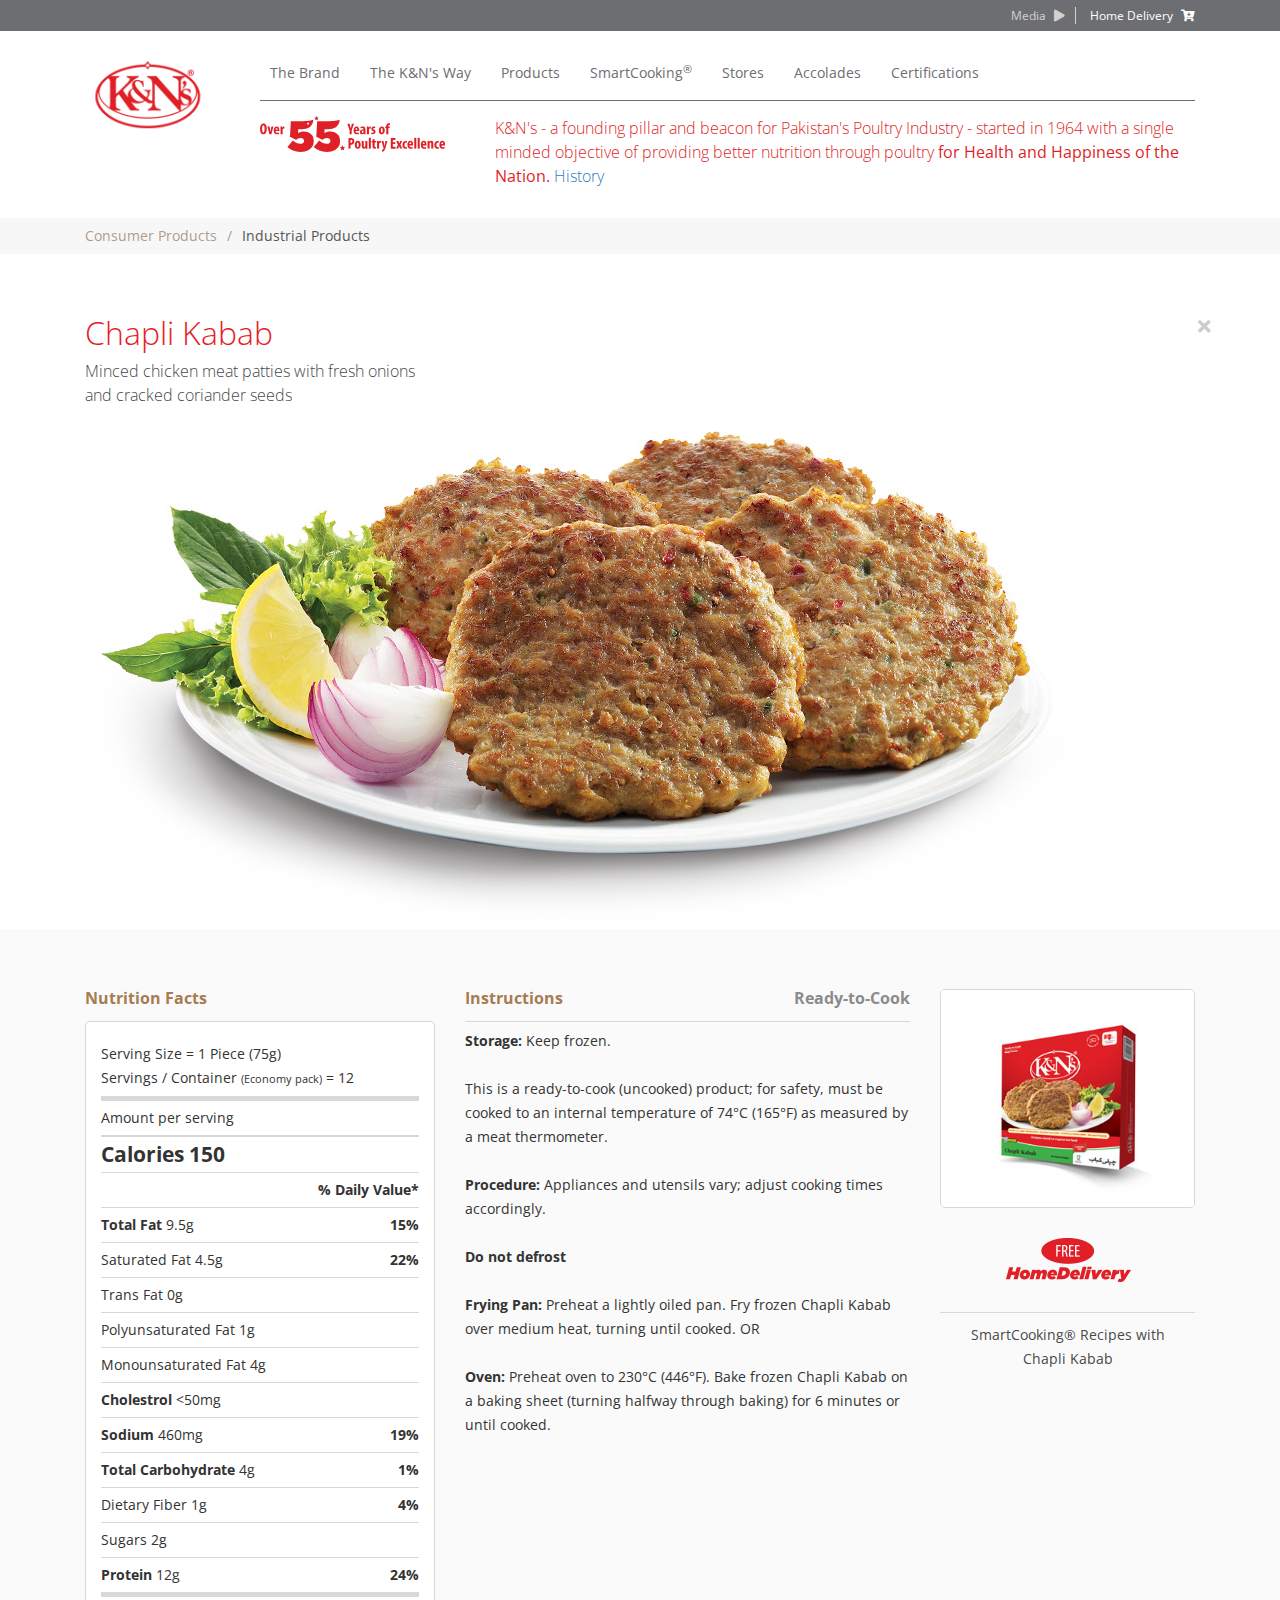
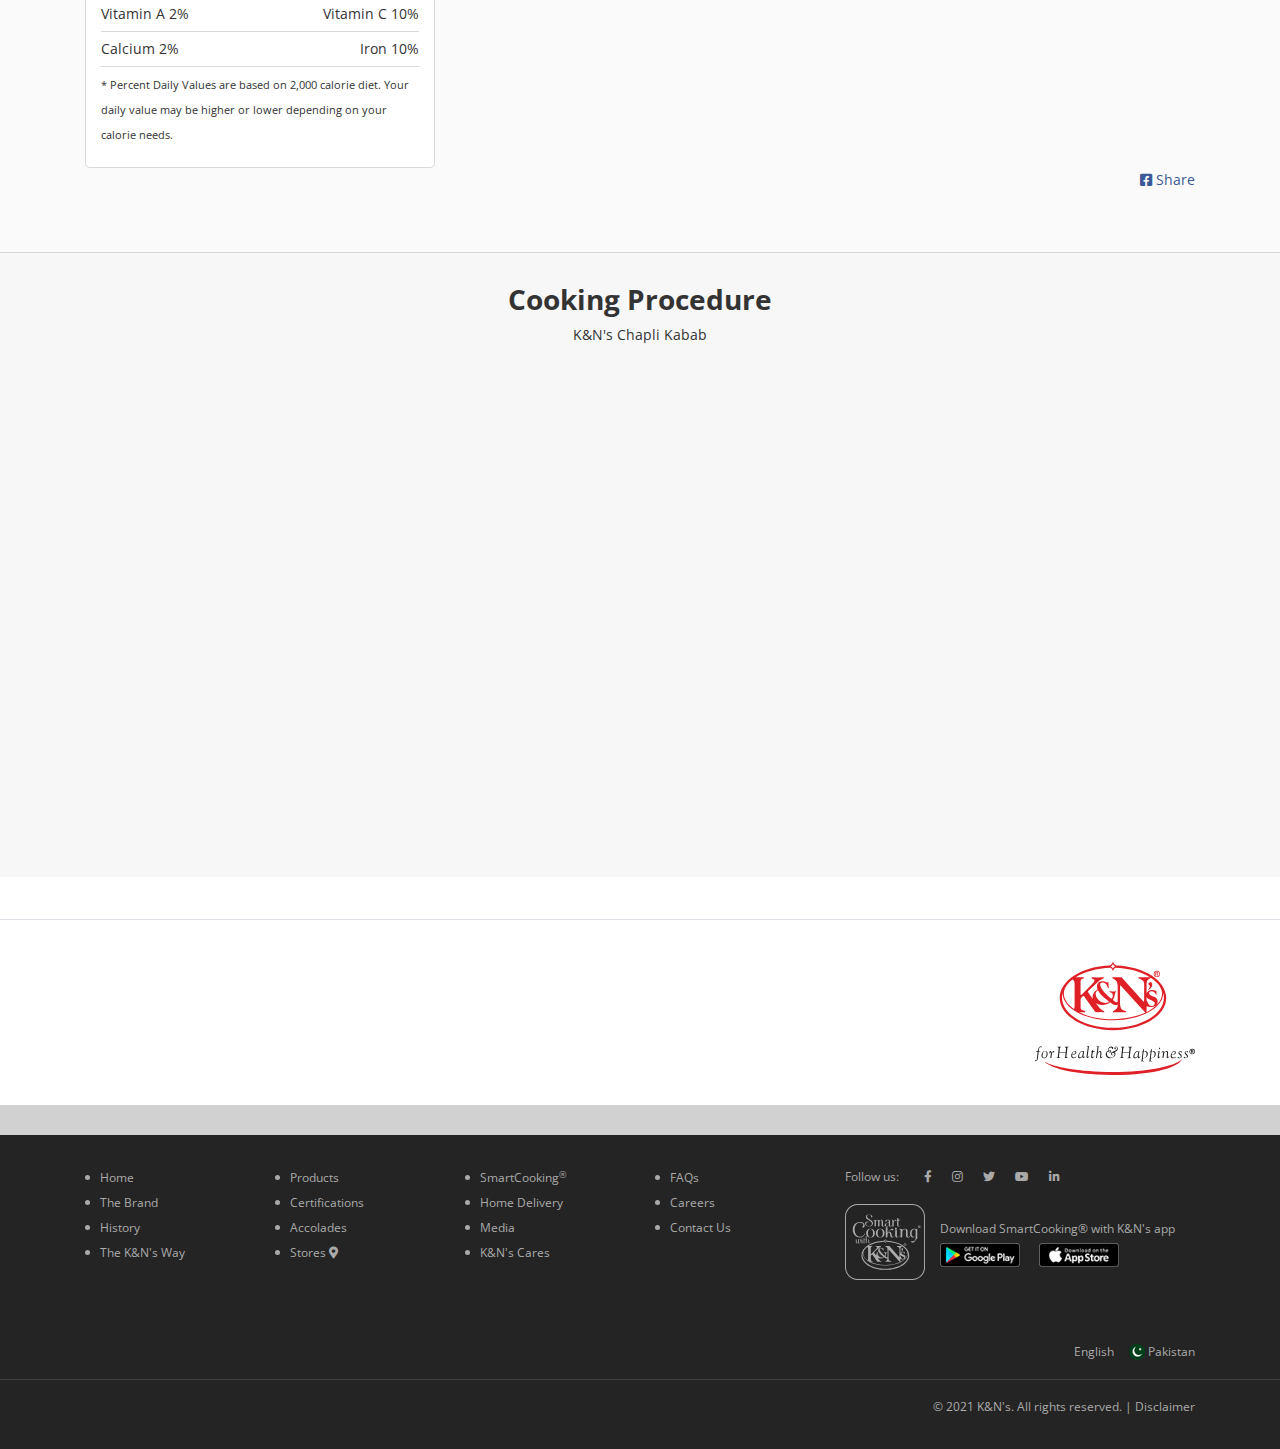
<file: index-5.html>
<!DOCTYPE html>
<html lang="en">
<head>
    <meta charset="UTF-8">
    <meta http-equiv="X-UA-Compatible" content="IE=edge">
    <meta name="viewport" content="width=device-width, initial-scale=1.0">
    <title>KNS</title>

    <link rel="shortcut icon" href="assets/images/favicon.ico" type="image/x-icon">

    <link rel="stylesheet" href="assets/css/bootstrap.min.css">
    <link rel="stylesheet" href="assets/css/all.min.css">
    <link rel="stylesheet" href="assets/css/slick.css">
    <link rel="stylesheet" href="assets/css/venobox.min.css">

    <!-- Main CSS -->
    <link rel="stylesheet" href="assets/css/style.css">
</head>
<body>
    
    <!-- Header start -->
    <header class="header">
        <div class="top-header">
            <div class="container">
                <a href="#">Media <i class="fas fa-play"></i></a>
                <a href="#">Home Delivery <i class="fas fa-cart-arrow-down"></i></a>
            </div>
        </div>
        <div class="container">
            <div class="header-content">
                <div class="mobile-btn">
                    <a href="#"><i class="fas fa-bars"></i></a>
                </div>
                <div class="logo">
                    <a href="#">
                        <img src="assets/images/logo.png" alt="logo">
                    </a>
                </div>
                <div class="menu">
                    <nav class="top">
                        <ul>
                            <li><a href="#">The Brand</a></li>
                            <li><a href="#">The K&N's Way</a></li>
                            <li><a href="#">Products</a></li>
                            <li><a href="#">SmartCooking<sup>®</sup></a></li>
                            <li><a href="#">Stores</a></li>
                            <li><a href="#">Accolades</a></li>
                            <li><a href="#">Certifications</a></li>
                        </ul>
                    </nav>
                    <div class="bottom">
                        <img src="assets/images/menu-img.svg" alt="image">
                        <div class="text">
                            <p>K&N's - a founding pillar and beacon for Pakistan's Poultry Industry - started in 1964 with a single minded objective of providing better nutrition through poultry <strong>for Health and Happiness of the Nation.</strong>  <a href="#">History</a></p>
                        </div>
                    </div>
                </div>
            </div>
        </div>
    </header>
    <!-- Header end -->

    <main class="index-5">
        <div class="paginate">
            <div class="container">
                <ul>
                    <li class="active"><a href="#">Consumer Products</a></li>
                    <li><a href="#">Industrial Products</a></li>
                </ul>
            </div>
        </div>

        <!-- Page title start -->
        <section class="page-title">
            <div class="container">
                <div class="content">
                    <h1>Chapli Kabab</h1>
                    <p>Minced chicken meat patties with fresh onions and cracked coriander seeds</p>
                    <a href="#"><i class="fas fa-times"></i></a>
                    <img class="img-fluid" src="assets/images/chaplik.jpg" alt="food">
                </div>
            </div>
        </section>
        <!-- Page title end -->

        <!-- Details start -->
        <section class="details-product">
            <div class="container">
                <div class="row">
                    <div class="col-lg-4">
                        <div class="left">
                            <h3>Nutrition Facts</h3>
                            <ul>
                                <li class="bb-5">
                                    <p>Serving Size = 1 Piece (75g)</p>
                                    <p>Servings / Container <small>(Economy pack)</small> = 12</p>
                                </li>
                                <li class="bb-2">
                                    <p>Amount per serving</p>
                                </li>
                                <li>
                                    <h4>Calories 150</h4>
                                </li>
                                <li class="text-right">
                                    <p><strong>% Daily Value*</strong></p>
                                </li>
                                <li>
                                    <p class="d-flex">
                                        <strong class="mr-1">Total Fat</strong> 
                                        <span>9.5g</span> 
                                        <strong class="ml-auto">15%</strong>
                                    </p>
                                </li>

                                <li>
                                    <p class="d-flex">
                                        <span>Saturated Fat 4.5g</span> 
                                        <strong class="ml-auto">22%</strong>
                                    </p> 
                                </li>
                                <li>
                                    <p>Trans Fat 0g</p>
                                </li>
                                <li>
                                    <p>Polyunsaturated Fat 1g</p>
                                </li>
                                <li>
                                    <p>Monounsaturated Fat 4g</p>
                                </li>

                                <li>
                                    <p><strong>Cholestrol</strong> &#60;50mg </p>
                                </li>

                                <li>
                                    <p class="d-flex">
                                        <strong class="mr-1">Sodium</strong>
                                        <span>460mg</span> 
                                        <strong class="ml-auto">19%</strong>
                                    </p>
                                </li>
                                <li>
                                    <p class="d-flex">
                                        <strong class="mr-1">Total Carbohydrate</strong>
                                        <span>4g</span>
                                        <strong class="ml-auto">1%</strong>
                                    </p>
                                </li>
                                <li>
                                    <p class="d-flex">
                                        <span class="mr-1">Dietary Fiber</span>
                                        <span>1g</span>
                                        <strong class="ml-auto">4%</strong>
                                    </p>
                                </li>
                                <li>
                                    <p>Sugars 2g</p>
                                </li>
                                <li class="bb-5">
                                    <p class="d-flex">
                                        <strong class="mr-1">Protein</strong>
                                        <span>12g</span>
                                        <strong class="ml-auto">24%</strong>
                                    </p>
                                </li>

                                 <li>
                                     <p class="d-flex">
                                        <span>Vitamin A 2%</span>
                                        <span class="ml-auto">Vitamin C 10%</span>
                                     </p>
                                 </li>

                                 <li>
                                     <p class="d-flex">
                                         <span>Calcium 2%</span>
                                         <span class="ml-auto">Iron 10%</span>
                                     </p>
                                 </li>

                                 <li class="bb-0">
                                     <small>* Percent Daily Values are based on 2,000 calorie diet. Your daily value may be higher or lower depending on your calorie needs.</small>
                                 </li>
                            </ul>
                        </div>
                    </div>
                    <div class="col-lg-5">
                        <div class="center">
                            <h3 class="d-flex">
                                Instructions
                                <span class="ml-auto">Ready-to-Cook</span>
                            </h3>
                            <p><strong>Storage:</strong> Keep frozen.</p>
                            <p>This is a ready-to-cook (uncooked) product; for safety, must be cooked to an internal temperature of 74°C (165°F) as measured by a meat thermometer.</p>

                            <p><strong>Procedure:</strong> Appliances and utensils vary; adjust cooking times accordingly.</p>

                            <p><strong>Do not defrost</strong></p>

                            <p><strong>Frying Pan:</strong> Preheat a lightly oiled pan. Fry frozen Chapli Kabab over medium heat, turning until cooked.
                                OR</p>

                            <p><strong>Oven:</strong> Preheat oven to 230°C (446°F). Bake frozen Chapli Kabab on a baking sheet (turning halfway through baking) for 6 minutes or until cooked.</p>
                        </div>
                    </div>
                    <div class="col-lg-3">
                        <div class="right">
                            <div class="img">
                                <img src="assets/images/chaplipack.jpg" alt="img">
                            </div>
                            <div class="buy">
                                <a href="#">
                                    <img src="assets/images/buybutton.png" alt="buy">
                                </a>
                                <a href="#">
                                    SmartCooking® Recipes with <br>
                                    Chapli Kabab
                                </a>
                            </div>
                        </div>
                    </div>
                    <div class="col-12">
                        <div class="social">
                            <ul>
                                <li><a href="#"><i class="fab fa-facebook-square"></i> Share</a></li>
                            </ul>
                        </div>
                    </div>
                </div>
            </div>
        </section>
        <!-- Details end -->

        <!-- Video start -->
        <div class="video">
            <div class="container">
                <div class="title">
                    <h2>Cooking Procedure</h2>
                    <p>K&N's Chapli Kabab</p>
                </div>
                <div class="embed-responsive embed-responsive-21by9">
                    <iframe class="embed-responsive-item" src="https://www.youtube.com/embed/QGpJbLTOUxI"></iframe>
                </div>
            </div>
        </div>
        <!-- Video end -->
    </main>

    <!-- Logos start -->
    <section class="logos border-top pt-5 mt-5">
        <div class="container">
            <div class="row justify-content-end justify-content-lg-end">
                <div class="col-md-2">
                    <div class="logo-item">
                        <img src="assets/images/logo-item.svg" alt="image">
                    </div>
                </div>
            </div>
        </div>
    </section>
    <!-- Logos end -->

    <!-- Footer start -->
    <section class="footer">
        <div class="container">
            <div class="row">
                <div class="col-lg-2 col-sm-3 mb-30">
                    <div class="footer-item">
                        <ul>
                            <li><a href="#">Home</a></li>
                            <li><a href="#">The Brand</a></li>
                            <li><a href="#">History</a></li>
                            <li><a href="#">The K&N's Way</a></li>
                        </ul>
                    </div>
                </div>
                <div class="col-lg-2 col-sm-3 mb-30">
                    <div class="footer-item">
                        <ul>
                            <li><a href="#">Products</a></li>
                            <li><a href="#">Certifications</a></li>
                            <li><a href="#">Accolades</a></li>
                            <li><a href="#">Stores <i class="fas fa-map-marker-alt"></i></a></li>
                        </ul>
                    </div>
                </div>
                <div class="col-lg-2 col-sm-3 mb-30">
                    <div class="footer-item">
                        <ul>
                            <li><a href="#">SmartCooking<sup>®</sup></a></li>
                            <li><a href="#">Home Delivery</a></li>
                            <li><a href="#">Media</a></li>
                            <li><a href="#">K&N's Cares</a></li>
                        </ul>
                    </div>
                </div>
                <div class="col-lg-2 col-sm-3 mb-30">
                    <div class="footer-item">
                        <ul>
                            <li><a href="#">FAQs</a></li>
                            <li><a href="#">Careers</a></li>
                            <li><a href="#">Contact Us</a></li>
                        </ul>
                    </div>
                </div>
                <div class="col-lg-4 mb-30">
                    <div class="footer-item-app">
                        <ul class="social">
                            <li>Follow us:</li>
                            <li><a href="#"><i class="fab fa-facebook-f"></i></a></li>
                            <li><a href="#"><i class="fab fa-instagram"></i></a></li>
                            <li><a href="#"><i class="fab fa-twitter"></i></a></li>
                            <li><a href="#"><i class="fab fa-youtube"></i></a></li>
                            <li><a href="#"><i class="fab fa-linkedin-in"></i></a></li>
                        </ul>
                        <div class="app">
                            <img src="assets/images/smkapp.svg" alt="app">
                            <div class="text">
                                <p>Download SmartCooking® with K&N's app</p>
                                <a href="#">
                                    <img src="assets/images/google-play.png" alt="google-play">
                                </a>
                                <a href="#">
                                    <img src="assets/images/app-store.png" alt="app-store">
                                </a>
                            </div>
                        </div>
                    </div>
                </div>
                <div class="col-12">
                    <div class="lang">
                        <ul>
                            <li>English</li>
                            <li><a href="#"><img src="assets/images/flug.png" alt="flug"> Pakistan</a></li>   
                        </ul>
                    </div>
                </div>
            </div>
        </div>
        <div class="copyright">
            <div class="container">
                <p>&copy; 2021 K&N's. All rights reserved. | <a href="#">Disclaimer</a></p>
            </div>
        </div>
    </section>
    <!-- Footer end -->


    <!-- Scripts -->
    <script src="assets/js/jquery.2.2.4.min.js"></script>
    <script src="assets/js/bootstrap.bundle.min.js"></script>
    <script src="assets/js/mixitup.min.js"></script>
    <script src="assets/js/slick.min.js"></script>
    <script src="assets/js/venobox.min.js"></script>
    <script src="assets/js/custom.js"></script>
</body>
</html>
</file>
<file: assets/css/style.css>
@import url("https://fonts.googleapis.com/css2?family=Open+Sans:wght@300;400;600&display=swap");
* {
  padding: 0;
  margin: 0;
}

html,
body {
  height: 100%;
  font-family: "Open Sans", sans-serif;
  font-size: 14px;
  font-weight: 400;
  line-height: 24px;
  color: #333333;
  -webkit-font-smoothing: antialiased;
  -moz-osx-font-smoothing: grayscale;
}

h1,
h2,
h3,
h4,
h5,
h6 {
  font-family: "Open Sans", sans-serif;
  font-weight: 700;
}

iframe {
  border: none;
}

a,
b,
div,
ul,
li {
  -webkit-tap-highlight-color: rgba(0, 0, 0, 0);
  -webkit-tap-highlight-color: transparent;
  -moz-outline-: none;
}

input,
input:hover,
input:focus,
input:active,
textarea,
textarea:hover,
textarea:focus,
textarea:active,
select:focus,
select:hover {
  -moz-outline: none;
  outline: none;
  -webkit-box-shadow: none;
          box-shadow: none;
}

img:not([draggable]),
embed,
object,
video {
  max-width: 100%;
  height: auto;
}

a {
  text-decoration: none;
  outline: 0;
}

a:active,
a:focus,
a:hover,
a:visited {
  text-decoration: none;
  outline: 0;
}

:focus {
  outline: none;
}

img {
  border: none;
  max-width: 100%;
  height: auto;
}

button:focus {
  -moz-outline: none;
  outline: none;
  -webkit-box-shadow: none;
          box-shadow: none;
}

.section {
  padding: 12rem 0;
}

.section-top {
  padding: 12rem 0 0;
}

.section-bottom {
  padding: 0 0 12rem 0;
}

.btn.focus, .btn:focus {
  border: 1px solid transparent;
}

.form-control:focus,
.btn.focus, .btn:focus {
  color: #495057;
  background-color: #fff;
  outline: 0;
  -webkit-box-shadow: none;
          box-shadow: none;
}

a:focus {
  outline: 0px solid;
}

.fix {
  overflow: hidden;
}

p {
  margin: 0 0 24px;
}

a {
  text-decoration: none;
}

a:hover {
  color: #e01f27;
  text-decoration: none;
}

a:active, a:hover {
  outline: 0 none;
  color: #188fff;
}

ul {
  list-style: outside none none;
  margin: 0;
  padding: 0;
}

::-moz-selection {
  background: #e01f27;
  text-shadow: none;
}

::selection {
  background: #e01f27;
  text-shadow: none;
  color: #ffffff;
}

.section-padding {
  padding: 90px 0;
}

.mb-30 {
  margin-bottom: 30px;
}

.section-title {
  padding-bottom: 50px;
}

.section-title h2 {
  font-size: 28px;
  line-height: 38px;
  color: #a59586;
}

.header .top-header {
  background-color: #6D6E71;
  text-align: right;
  padding: 3px 0;
}

.header .top-header a {
  font-size: 12px;
  color: rgba(255, 255, 255, 0.7);
  padding: 0 10px;
  border-right: 1px solid rgba(255, 255, 255, 0.7);
}

.header .top-header a i {
  padding-left: 5px;
}

.header .top-header a:last-child {
  color: #fff;
  border-right: 0;
  padding-right: 0;
}

.header .header-content {
  position: relative;
  display: -webkit-box;
  display: -ms-flexbox;
  display: flex;
  padding: 30px 0;
}

.header .header-content .mobile-btn {
  position: absolute;
  top: 15px;
  right: 0;
  display: none;
}

.header .header-content .mobile-btn a {
  display: block;
  width: 35px;
  height: 30px;
  border: 1px solid #6d6e71;
  border-radius: 3px;
  text-align: center;
  line-height: 30px;
  color: #6d6e71;
  background-color: rgba(109, 110, 113, 0.05);
}

.header .header-content .logo {
  margin-right: 50px;
}

.header .header-content .logo img {
  max-width: 125px;
}

.header .header-content .menu .top {
  border-bottom: 1px solid #6d6e71;
  padding-bottom: 15px;
  margin-bottom: 15px;
}

.header .header-content .menu .top ul {
  display: -webkit-box;
  display: -ms-flexbox;
  display: flex;
}

.header .header-content .menu .top ul li a {
  color: #6d6e71;
  padding: 0 10px;
  margin-right: 10px;
  -webkit-transition: all .3s;
  transition: all .3s;
}

.header .header-content .menu .top ul li a:hover {
  color: #998675;
}

.header .header-content .menu .bottom {
  display: -webkit-box;
  display: -ms-flexbox;
  display: flex;
  -webkit-box-align: start;
      -ms-flex-align: start;
          align-items: flex-start;
}

.header .header-content .menu .bottom img {
  max-width: 185px;
  margin-right: 50px;
}

.header .header-content .menu .bottom p {
  font-size: 15.5px;
  line-height: 24px;
  color: #e01f27;
  font-weight: 300;
  margin-bottom: 0;
}

.header .header-content .menu .bottom p a {
  color: #337ab7;
}

.header .header-content .menu .bottom p a:hover {
  text-decoration: underline;
}

@media (max-width: 991.98px) {
  .header .mobile-btn {
    display: block !important;
  }
  .header .header-content {
    -webkit-box-orient: vertical;
    -webkit-box-direction: normal;
        -ms-flex-direction: column;
            flex-direction: column;
    -webkit-box-align: center;
        -ms-flex-align: center;
            align-items: center;
  }
  .header .header-content .logo {
    margin: 0;
    padding-bottom: 15px;
  }
  .header .header-content .menu {
    position: relative;
  }
  .header .header-content .menu .top {
    display: none;
    position: absolute;
    width: 100%;
    border-bottom: 0;
    top: 0;
    left: 0;
    z-index: 999;
    background-color: #fff;
  }
  .header .header-content .menu .top ul {
    -webkit-box-orient: vertical;
    -webkit-box-direction: normal;
        -ms-flex-direction: column;
            flex-direction: column;
  }
  .header .header-content .menu .top ul li {
    text-align: center;
    margin-bottom: 10px;
  }
  .header .header-content .menu .top ul li a {
    margin: 0;
  }
  .header .header-content .menu .bottom {
    -webkit-box-orient: vertical;
    -webkit-box-direction: normal;
        -ms-flex-direction: column;
            flex-direction: column;
    -webkit-box-align: center;
        -ms-flex-align: center;
            align-items: center;
  }
  .header .header-content .menu .bottom img {
    margin-right: 0;
    padding-bottom: 15px;
  }
  .header .header-content .menu .bottom .text {
    text-align: center;
  }
}

.footer {
  background-color: #242424;
  padding: 30px 0;
}

.footer .footer-item ul li a {
  position: relative;
  color: #aaaaaa;
  font-size: 12px;
  padding-left: 15px;
}

.footer .footer-item ul li a::after {
  content: '';
  width: 5px;
  height: 5px;
  background-color: #aaa;
  border-radius: 50%;
  position: absolute;
  top: 6px;
  left: 0;
}

.footer .footer-item ul li a:hover {
  color: #858484;
}

.footer .footer-item-app .social {
  display: -webkit-box;
  display: -ms-flexbox;
  display: flex;
  padding-bottom: 15px;
}

.footer .footer-item-app .social li {
  color: #aaa;
  font-size: 12px;
}

.footer .footer-item-app .social li:first-child {
  margin-right: 15px;
}

.footer .footer-item-app .social li a {
  color: #aaa;
  padding: 10px;
}

.footer .footer-item-app .social li a:hover {
  color: #858484;
}

.footer .footer-item-app .app {
  display: -webkit-box;
  display: -ms-flexbox;
  display: flex;
  -webkit-box-align: center;
      -ms-flex-align: center;
          align-items: center;
}

.footer .footer-item-app .app img {
  max-width: 80px;
  margin-right: 15px;
}

.footer .footer-item-app .app .text p {
  font-size: 12px;
  color: #aaa;
  margin-bottom: 0;
}

.footer .lang {
  padding-top: 30px;
}

.footer .lang ul {
  display: -webkit-box;
  display: -ms-flexbox;
  display: flex;
  -webkit-box-pack: end;
      -ms-flex-pack: end;
          justify-content: flex-end;
}

.footer .lang ul li {
  font-size: 12px;
  color: #aaa;
  padding-left: 15px;
}

.footer .lang ul li a {
  color: #aaa;
}

.footer .copyright {
  text-align: right;
  border-top: 1px solid rgba(170, 170, 170, 0.2);
  padding-top: 15px;
  margin-top: 15px;
}

.footer .copyright p {
  font-size: 12px;
  color: #aaa;
  margin-bottom: 0;
}

.footer .copyright p a {
  color: #aaa;
}

.footer .copyright p a:hover {
  color: #858484;
}

.banner .banner-slide {
  border-top: 1px solid #eee;
}

.banner .banner-slide .slick-dots {
  position: absolute;
  left: 50%;
  bottom: 15px;
  -webkit-transform: translateX(-50%);
          transform: translateX(-50%);
  z-index: 9;
  display: -webkit-box;
  display: -ms-flexbox;
  display: flex;
}

.banner .banner-slide .slick-dots li {
  width: 5px;
  height: 5px;
  margin: 0 10px;
  border-radius: 50%;
  background-color: rgba(51, 51, 51, 0.5);
  cursor: pointer;
}

.banner .banner-slide .slick-dots li:hover, .banner .banner-slide .slick-dots li.slick-active {
  background-color: #333333;
}

.banner .banner-slide .slick-dots li button {
  display: none;
}

.about {
  background-image: url(../images/about-bg.jpg);
  background-position: center;
  background-repeat: no-repeat;
  background-size: 100% 100%;
  padding: 30px 0;
}

.about .text p {
  font-size: 25px;
  color: #ffffff;
  line-height: 35px;
  font-weight: 300;
  margin-bottom: 50px;
}

.about .text a {
  font-size: 20px;
  line-height: 30px;
  color: #ffffff;
  font-weight: 300;
}

.about .text a:hover {
  text-decoration: underline;
}

.customer-product {
  border-bottom: 1px solid #eee;
}

.customer-product [class^="col"] {
  position: relative;
}

.customer-product [class^="col"]::after {
  content: '';
  width: 2px;
  height: 120px;
  background-color: #eee;
  position: absolute;
  left: 100%;
  top: 15px;
}

@media (min-width: 992px) {
  .customer-product [class^="col"]:nth-child(4n)::after {
    display: none;
  }
}

@media (max-width: 991.98px) {
  .customer-product [class^="col"]:nth-child(3n)::after {
    display: none;
  }
}

@media (max-width: 767.98px) {
  .customer-product [class^="col"]::after {
    display: none;
  }
}

.customer-product .product-item {
  text-align: center;
  margin-bottom: 30px;
  padding: 15px;
}

.customer-product .product-item > img {
  max-height: 40px;
  margin-bottom: 15px;
}

.customer-product .product-item p {
  margin-bottom: 0;
  font-size: 15px;
  line-height: 18px;
  font-weight: 600;
  color: #e01f27;
}

.customer-product .product-item a img {
  -webkit-transition: all .3s;
  transition: all .3s;
  width: 100%;
}

.customer-product .product-item a:hover img {
  -webkit-transform: scale(1.1);
          transform: scale(1.1);
}

.industrial-product [class^="col"] {
  position: relative;
}

.industrial-product [class^="col"]::after {
  content: '';
  width: 2px;
  height: 120px;
  background-color: #eee;
  position: absolute;
  left: 100%;
  top: 15px;
}

.industrial-product [class^="col"]:nth-child(4n)::after {
  display: none;
}

@media (max-width: 767.98px) {
  .industrial-product [class^="col"]::after {
    display: none;
  }
}

.industrial-product .product-item {
  text-align: center;
  padding: 15px;
  margin-bottom: 15px;
}

.industrial-product .product-item a {
  display: block;
  -webkit-transition: all .3s;
  transition: all .3s;
}

.industrial-product .product-item a:hover {
  -webkit-transform: translateY(15px);
          transform: translateY(15px);
}

.industrial-product .product-item h3 {
  font-size: 15px;
  line-height: 25px;
  color: #e01f27;
}

.programme .programme-banner {
  position: relative;
}

.programme .programme-banner::after {
  content: '';
  width: 100%;
  height: calc(100% - 65px);
  background-color: #F7F7F7;
  position: absolute;
  top: 30px;
  left: 0;
  z-index: -1;
}

@media (max-width: 1200px) {
  .programme .programme-banner::after {
    height: calc(100% - 53px);
    top: 25px;
  }
}

@media (max-width: 991.98px) {
  .programme .programme-banner::after {
    height: calc(100% - 41px);
    top: 19px;
  }
}

@media (max-width: 767.98px) {
  .programme .programme-banner::after {
    height: calc(100% - 30px);
    top: 14px;
  }
}

@media (max-width: 767.98px) {
  .programme .programme-banner .container {
    padding: 0;
  }
}

.programme .programme-text .container {
  display: -webkit-box;
  display: -ms-flexbox;
  display: flex;
  -webkit-box-pack: end;
      -ms-flex-pack: end;
          justify-content: flex-end;
}

.programme .programme-text .container p {
  font-size: 17px;
  font-style: italic;
  font-weight: 600;
  padding-right: 30px;
  color: #646568;
}

.programme .programme-text .container ul li span {
  font-style: 18px;
  text-transform: uppercase;
  color: #646568;
  font-style: italic;
}

@media (max-width: 575.98px) {
  .programme .programme-text .container {
    -webkit-box-orient: vertical;
    -webkit-box-direction: normal;
        -ms-flex-direction: column;
            flex-direction: column;
    -webkit-box-align: center;
        -ms-flex-align: center;
            align-items: center;
  }
  .programme .programme-text .container p {
    padding-right: 0;
  }
  .programme .programme-text .container ul li {
    text-align: center;
  }
}

.programme .enrol-now {
  text-align: center;
  padding: 30px 0;
  margin-bottom: 30px;
}

.programme .enrol-now a {
  font-size: 18px;
  color: #e01f27;
}

.programme .enrol-now a i {
  font-size: 14px;
}

.programme .enrol-now a:hover {
  color: #337ab7;
  text-decoration: underline;
}

.feature-recipe {
  background-color: #F7F7F7;
  padding-top: 15px;
}

.feature-recipe .container {
  position: relative;
  background-color: #fff;
}

.feature-recipe .container:before, .feature-recipe .container:after {
  z-index: -1;
  position: absolute;
  content: "";
  bottom: 15px;
  left: 20px;
  width: 50%;
  top: 80%;
  max-width: 300px;
  background: #9c9b9b;
  -webkit-box-shadow: 0 15px 10px #9c9b9b;
  box-shadow: 0 15px 10px #9c9b9b;
  -webkit-transform: rotate(-3deg);
  transform: rotate(-3deg);
}

.feature-recipe .container:after {
  -webkit-transform: rotate(3deg);
  transform: rotate(3deg);
  right: 20px;
  left: auto;
}

.feature-recipe .img {
  width: 100%;
}

.feature-recipe .text {
  display: -webkit-box;
  display: -ms-flexbox;
  display: flex;
  -webkit-box-orient: vertical;
  -webkit-box-direction: normal;
      -ms-flex-direction: column;
          flex-direction: column;
  height: 100%;
  padding: 30px 0 60px;
}

.feature-recipe .text span {
  font-style: 17px;
  color: #898989;
}

.feature-recipe .text h2 {
  font-style: 24px;
  line-height: 34px;
  color: #e01f27;
}

.feature-recipe .text p {
  font-size: 18px;
  line-height: 28px;
  font-style: italic;
  color: #494949;
  font-weight: 300;
  margin-top: 15px;
}

.feature-recipe .text p a {
  color: #337ab7;
}

.feature-recipe .text p a:hover {
  color: #999999;
  text-decoration: underline;
}

.feature-recipe .text .more-btn {
  margin-top: auto;
  font-size: 18px;
  font-style: italic;
  color: #337ab7;
}

.feature-recipe .text .more-btn i {
  font-size: 14px;
}

.feature-recipe .text .more-btn:hover {
  color: #999999;
  text-decoration: underline;
}

@media (min-width: 992px) {
  .feature-recipe [class^="col"]:first-child {
    padding-left: 0;
  }
}

@media (max-width: 991.98px) {
  .feature-recipe [class^="col"]:first-child {
    padding: 0;
  }
}

.logos {
  padding-top: 90px;
  padding-bottom: 30px;
  border-bottom: 30px solid #D1D1D1;
}

.logos .logo-item {
  text-align: center;
}

.logos .logo-item img {
  max-width: 180px;
}

.index-2 .about-section .up {
  padding-top: 60px;
  padding-bottom: 60px;
  border-top: 1px solid #ddd;
}

.index-2 .about-section .up p {
  font-size: 17px;
  line-height: 27px;
}

.index-2 .about-section .up p:first-child {
  color: #7d7d7d;
  font-weight: 500;
}

.index-2 .about-section .up p:last-child {
  font-weight: 300;
}

.index-2 .about-section .down h1 {
  position: relative;
  font-size: 34px;
  color: #ffffff;
  z-index: 1;
  padding: 75px 255px 130px;
  text-align: center;
  line-height: 50px;
  overflow: hidden;
}

@media (max-width: 1199.98px) {
  .index-2 .about-section .down h1 {
    padding: 75px 160px 130px;
  }
}

@media (max-width: 991.98px) {
  .index-2 .about-section .down h1 {
    padding: 40px 100px 80px;
    font-size: 28px;
    line-height: 38px;
  }
}

@media (max-width: 767.98px) {
  .index-2 .about-section .down h1 {
    font-size: 19px;
    line-height: 26px;
  }
}

@media (max-width: 575.98px) {
  .index-2 .about-section .down h1 {
    font-size: 19px;
    line-height: 26px;
    padding: 30px 15px 50px;
  }
}

.index-2 .about-section .down h1::after {
  content: '';
  width: calc(100% - 100px);
  height: 516px;
  background-color: #e01f27;
  position: absolute;
  bottom: 0;
  left: 50px;
  z-index: -1;
  border-bottom-left-radius: 50%;
  border-bottom-right-radius: 50%;
}

@media (min-width: 1200px) {
  .index-2 .about-section .down h1::after {
    height: 855px;
  }
}

@media (max-width: 1199.98px) {
  .index-2 .about-section .down h1::after {
    height: 855px;
  }
}

@media (max-width: 991.98px) {
  .index-2 .about-section .down h1::after {
    height: 535px;
  }
}

@media (max-width: 575.98px) {
  .index-2 .about-section .down h1::after {
    height: 270px;
    width: 100%;
    left: 0;
  }
}

.index-2 .tab ul {
  display: -webkit-box;
  display: -ms-flexbox;
  display: flex;
  -webkit-box-pack: center;
      -ms-flex-pack: center;
          justify-content: center;
  padding-bottom: 30px;
}

@media (max-width: 767.98px) {
  .index-2 .tab ul {
    -webkit-box-orient: vertical;
    -webkit-box-direction: normal;
        -ms-flex-direction: column;
            flex-direction: column;
    -webkit-box-align: center;
        -ms-flex-align: center;
            align-items: center;
  }
}

.index-2 .tab ul li .tab-item {
  width: 240px;
  height: 240px;
  border-radius: 50%;
  display: -webkit-box;
  display: -ms-flexbox;
  display: flex;
  -webkit-box-align: center;
      -ms-flex-align: center;
          align-items: center;
  -webkit-box-pack: center;
      -ms-flex-pack: center;
          justify-content: center;
  text-align: center;
  -webkit-transition: all .3s;
  transition: all .3s;
  cursor: pointer;
  margin: 0 8px;
  -webkit-box-orient: vertical;
  -webkit-box-direction: normal;
      -ms-flex-direction: column;
          flex-direction: column;
}

@media (max-width: 767.98px) {
  .index-2 .tab ul li .tab-item {
    margin-top: 30px !important;
    margin-left: auto;
    margin-right: auto;
  }
}

.index-2 .tab ul li .tab-item h4 {
  font-size: 20px;
  padding-bottom: 5px;
  -webkit-transition: all .3s;
  transition: all .3s;
}

.index-2 .tab ul li .tab-item p {
  font-size: 18px;
  -webkit-transition: all .3s;
  transition: all .3s;
  margin-bottom: 0;
}

.index-2 .tab ul li .tab-item:hover h4,
.index-2 .tab ul li .tab-item:hover p {
  color: #ffffff;
}

.index-2 .tab ul li .tab-item:first-child {
  border: 1px solid #0072BC;
}

.index-2 .tab ul li .tab-item:first-child h4,
.index-2 .tab ul li .tab-item:first-child p {
  color: #0072BC;
}

.index-2 .tab ul li .tab-item:first-child:hover {
  background-color: #0072BC;
}

.index-2 .tab ul li .tab-item:first-child:hover h4,
.index-2 .tab ul li .tab-item:first-child:hover p {
  color: #fff;
}

.index-2 .tab ul li .tab-item:nth-child(2) {
  border: 1px solid #F18800;
  margin-top: 35px;
}

.index-2 .tab ul li .tab-item:nth-child(2) h4,
.index-2 .tab ul li .tab-item:nth-child(2) p {
  color: #F18800;
}

.index-2 .tab ul li .tab-item:nth-child(2):hover {
  background-color: #F18800;
}

.index-2 .tab ul li .tab-item:nth-child(2):hover h4,
.index-2 .tab ul li .tab-item:nth-child(2):hover p {
  color: #fff;
}

.index-2 .tab ul li .tab-item:nth-child(3) {
  border: 1px solid #8DC63F;
}

.index-2 .tab ul li .tab-item:nth-child(3) h4,
.index-2 .tab ul li .tab-item:nth-child(3) p {
  color: #8DC63F;
}

.index-2 .tab ul li .tab-item:nth-child(3):hover {
  background-color: #8DC63F;
}

.index-2 .tab ul li .tab-item:nth-child(3):hover h4,
.index-2 .tab ul li .tab-item:nth-child(3):hover p {
  color: #fff;
}

.index-2 .tab .tab-content {
  max-width: 775px;
  margin: 0 auto;
  display: block;
}

@media (max-width: 767.98px) {
  .index-2 .tab .tab-content {
    display: none;
  }
}

.index-2 .tab .tab-content #content-1 {
  position: relative;
  padding-top: 10px;
  border-top: 1px solid #0072BC;
}

.index-2 .tab .tab-content #content-1 img {
  position: absolute;
  left: 70px;
  bottom: 100%;
  max-width: 120px;
}

.index-2 .tab .tab-content #content-1 p {
  font-size: 16px;
  line-height: 28px;
  text-align: center;
  margin-bottom: 0;
  color: #333;
}

.index-2 .tab .tab-content #content-2 {
  display: none;
  position: relative;
  padding-top: 10px;
  border-top: 1px solid #F18800;
}

.index-2 .tab .tab-content #content-2 img {
  position: absolute;
  left: 330px;
  bottom: 100%;
  max-width: 120px;
}

.index-2 .tab .tab-content #content-2 p {
  font-size: 16px;
  line-height: 28px;
  text-align: center;
  margin-bottom: 0;
  color: #333;
}

.index-2 .tab .tab-content #content-3 {
  display: none;
  position: relative;
  padding-top: 10px;
  border-top: 1px solid #8DC63F;
}

.index-2 .tab .tab-content #content-3 img {
  position: absolute;
  left: 605px;
  bottom: 100%;
  max-width: 120px;
}

.index-2 .tab .tab-content #content-3 p {
  font-size: 16px;
  line-height: 28px;
  text-align: center;
  margin-bottom: 0;
  color: #333;
}

.index-2 .tab .tab-mobile-content {
  display: block;
  text-align: center;
  padding-top: 15px;
}

.index-2 .tab .tab-mobile-content p {
  border-top: 1px solid;
  margin-top: -1px;
}

.index-2 .tab .tab-mobile-content#content-mobile-1 p {
  border-color: #0072BC;
}

.index-2 .tab .tab-mobile-content#content-mobile-2 p {
  border-color: #F18800;
}

.index-2 .tab .tab-mobile-content#content-mobile-3 p {
  border-color: #8DC63F;
}

.index-2 .tab .tab-mobile-content img {
  max-width: 120px;
}

@media (min-width: 992px) {
  .index-2 .tab .tab-mobile-content {
    display: none;
  }
}

.index-2 .bookmark {
  padding-top: 60px;
}

.index-2 .bookmark .title {
  text-align: center;
}

.index-2 .bookmark .title h2 {
  font-size: 26px;
  color: #9b8879;
  line-height: 38px;
  max-width: 680px;
  margin: 50px auto;
}

.index-2 .humble {
  background-color: #F9F5EA;
  padding: 50px 0;
}

.index-2 .humble .title h2 {
  font-size: 22px;
  color: #ccb38a;
  margin-bottom: 30px;
}

.index-2 .humble .title p {
  position: relative;
  padding-left: 46px;
  font-size: 16px;
  color: #555;
  font-weight: 300;
  max-width: 800px;
}

.index-2 .humble .title p img {
  position: absolute;
  top: 8px;
  left: 0;
  width: 36px;
}

.index-2 .humble .content {
  padding-left: 120px;
}

@media (max-width: 575.98px) {
  .index-2 .humble .content {
    padding-left: 0;
  }
}

.index-2 .humble .content p {
  padding-top: 30px;
  font-size: 16px;
  color: #555;
  font-weight: 300;
}

.index-2 .kn-today {
  padding-top: 80px;
}

.index-2 .kn-today h2 {
  font-size: 22px;
  color: #df2027;
  margin-bottom: 15px;
  text-align: center;
}

.index-2 .kn-today img {
  border-radius: 50%;
  width: 100%;
}

.index-2 .business-school {
  padding: 80px 0;
}

.index-2 .business-school .title h2 {
  font-size: 22px;
  color: #df2027;
  margin-bottom: 15px;
}

.index-2 .business-school img {
  display: inline-block;
  margin-bottom: 30px;
}

.index-2 .business-school p {
  font-size: 16px;
  color: #555;
  font-weight: 300;
}

.index-3 {
  border-top: 1px solid #ddd;
}

.index-3 .paginate ul {
  display: -webkit-box;
  display: -ms-flexbox;
  display: flex;
}

.index-3 .paginate ul li a {
  margin-right: 10px;
  font-size: 14px;
  color: #555;
}

.index-3 .paginate ul li a:hover {
  color: #e01f27;
}

.index-3 .paginate ul li a::after {
  content: '/';
  padding-left: 10px;
}

.index-3 .paginate ul li.active a {
  color: #b09c89;
  pointer-events: none;
  cursor: default;
}

.index-3 .paginate ul li:last-child a::after {
  display: none;
}

.index-3 .title h1 {
  font-size: 24px;
  color: #6f6f70;
  font-weight: 400;
  padding-top: 60px;
  padding-bottom: 15px;
}

.index-3 .title p {
  font-size: 16px;
  color: #555;
  line-height: 26px;
  font-weight: 300;
}

.index-3 .customer-products .customer-product-items {
  padding-top: 30px;
  padding-bottom: 30px;
}

.index-3 .customer-products .product-item {
  margin-bottom: 50px;
  border-bottom: 1px solid #ddd;
}

.index-3 .customer-products .product-item a {
  display: -webkit-box;
  display: -ms-flexbox;
  display: flex;
  -webkit-box-pack: justify;
      -ms-flex-pack: justify;
          justify-content: space-between;
}

.index-3 .customer-products .product-item a .left img {
  height: 50px;
}

.index-3 .customer-products .product-item a .left h4 {
  font-size: 14px;
  color: #77797b;
  padding-top: 10px;
  font-weight: 300;
  font-style: italic;
}

.index-3 .customer-products .product-item.special-item a {
  -webkit-box-align: center;
      -ms-flex-align: center;
          align-items: center;
}

.index-3 .customer-products .product-item.special-item .left h4 {
  font-size: 16px;
  color: #df2027;
  font-weight: 600;
  border-left: 1px solid #df2027;
  border-bottom: 1px solid #df2027;
  padding-left: 15px;
  padding-bottom: 15px;
}

.index-3 .product-details {
  padding-top: 60px;
  border-top: 1px solid #ddd;
}

.index-3 .product-details .title h2 {
  color: #E31F26;
  font-size: 30px;
  font-weight: 600;
}

.index-3 .product-details .details {
  background-image: url(../images/meet-2.jpg);
  background-repeat: no-repeat;
  background-position: right top;
  background-size: 65%;
}

.index-3 .product-details .details h4 {
  font-size: 24px;
  color: #df2027;
  padding-top: 120px;
}

.index-3 .product-details .details p {
  font-size: 16px;
  color: #555;
  font-weight: 300;
  padding-top: 30px;
  max-width: 600px;
}

.index-3 .product-details .collapseble a {
  color: #096fb7;
}

.index-3 .product-details .collapseble a:hover {
  color: #e01f27;
}

.index-3 .product-details .collapseble p {
  font-size: 14px;
  font-weight: 300;
  color: #555;
  margin-top: 10px;
}

.index-3 .product-details .details-two h2 {
  font-size: 24px;
  color: #e31f26;
  padding-bottom: 15px;
  padding-top: 15px;
}

.index-3 .product-details .details-two h3 {
  font-size: 24px;
  color: #555;
  position: relative;
  padding-left: 15px;
  padding-bottom: 15px;
}

.index-3 .product-details .details-two h3 i {
  position: absolute;
  top: 10px;
  left: 0;
  color: #df2027;
  font-size: 8px;
}

.index-3 .product-details .details-two h4 {
  font-size: 16px;
  color: #555;
  font-weight: 600;
  max-width: 700px;
  line-height: 26px;
  padding-bottom: 15px;
}

.index-3 .product-details .details-two p {
  font-size: 16px;
  line-height: 26px;
  color: #555;
  font-weight: 300;
  max-width: 700px;
}

.index-4 .paginate {
  background-color: #F7F7F7;
  padding: 6px 0;
  margin-bottom: 60px;
}

.index-4 .paginate ul {
  display: -webkit-box;
  display: -ms-flexbox;
  display: flex;
}

.index-4 .paginate ul li a {
  margin-right: 10px;
  font-size: 14px;
  color: #555;
}

.index-4 .paginate ul li a:hover {
  color: #e01f27;
}

.index-4 .paginate ul li a::after {
  content: '/';
  padding-left: 10px;
}

.index-4 .paginate ul li.active a {
  color: #b09c89;
  pointer-events: none;
  cursor: default;
}

.index-4 .paginate ul li:last-child a::after {
  display: none;
}

.index-4 .title h1 {
  font-size: 16px;
  color: #898989;
  font-weight: 400;
  margin-bottom: 30px;
}

.index-4 .full-details p {
  font-size: 16px;
  color: #555;
  font-weight: 300;
}

.index-4 .image-item {
  text-align: center;
  margin-bottom: 30px;
}

.index-4 .image-item h4 {
  font-size: 14px;
  color: #898989;
  -webkit-transition: all .3s;
  transition: all .3s;
}

.index-4 .image-item:hover h4 {
  color: #e01f27;
}

.index-5 .paginate {
  background-color: #F7F7F7;
  padding: 6px 0;
  margin-bottom: 60px;
}

.index-5 .paginate ul {
  display: -webkit-box;
  display: -ms-flexbox;
  display: flex;
}

.index-5 .paginate ul li a {
  margin-right: 10px;
  font-size: 14px;
  color: #555;
}

.index-5 .paginate ul li a:hover {
  color: #e01f27;
}

.index-5 .paginate ul li a::after {
  content: '/';
  padding-left: 10px;
}

.index-5 .paginate ul li.active a {
  color: #b09c89;
  pointer-events: none;
  cursor: default;
}

.index-5 .paginate ul li:last-child a::after {
  display: none;
}

.index-5 .page-title .container {
  position: relative;
}

.index-5 .page-title h1 {
  font-size: 32px;
  color: #e51d27;
  font-weight: 300;
}

.index-5 .page-title p {
  font-size: 16px;
  color: #494949;
  font-weight: 300;
  max-width: 340px;
}

.index-5 .page-title a {
  position: absolute;
  top: 0;
  right: 0;
  font-size: 18px;
  color: #ccc;
}

.index-5 .page-title a:hover {
  color: #e01f27;
}

.index-5 .details-product {
  background-color: #FAFAFA;
  padding: 60px 0;
}

.index-5 .details-product .left h3 {
  font-size: 16px;
  color: #a67c52;
  padding-bottom: 5px;
}

.index-5 .details-product .left h4 {
  margin-bottom: 0;
}

.index-5 .details-product .left ul {
  background-color: #fff;
  padding: 15px;
  border: solid 1px #d8d8d8;
  border-radius: 5px;
}

.index-5 .details-product .left ul li {
  padding: 5px 0;
  border-bottom: 1px solid #d8d8d8;
}

.index-5 .details-product .left ul li.bb-5 {
  border-bottom: 5px solid #d8d8d8;
}

.index-5 .details-product .left ul li.bb-2 {
  border-bottom: 2px solid #d8d8d8;
}

.index-5 .details-product .left ul li.bb-0 {
  border-bottom: 0;
}

.index-5 .details-product .left ul li p {
  margin-bottom: 0;
}

.index-5 .details-product .center h3 {
  font-size: 16px;
  color: #a67c52;
  border-bottom: 1px solid #d8d8d8;
  padding-bottom: 12px;
}

.index-5 .details-product .center h3 span {
  color: #8b8b8b;
}

.index-5 .details-product .right .img img {
  width: 100%;
  border-radius: 5px;
  border: 1px solid #d8d8d8;
}

.index-5 .details-product .right .buy {
  text-align: center;
}

.index-5 .details-product .right .buy a {
  display: block;
}

.index-5 .details-product .right .buy a:first-child {
  margin: 30px 0;
}

.index-5 .details-product .right .buy a:last-child {
  color: #494949;
  border-top: 1px solid #d8d8d8;
  padding-top: 10px;
}

.index-5 .details-product .right .buy a:last-child:hover {
  color: #e01f27;
}

.index-5 .details-product .social ul {
  display: -webkit-box;
  display: -ms-flexbox;
  display: flex;
  -webkit-box-pack: end;
      -ms-flex-pack: end;
          justify-content: flex-end;
  width: 100%;
}

.index-5 .details-product .social ul li a {
  color: #3b5998;
}

.index-5 .video {
  background-color: #F7F7F7;
  padding: 30px;
  border-top: 1px solid #d8d8d8;
  text-align: center;
}

.contact {
  padding: 60px 0;
}

.contact h1 {
  font-size: 26px;
  color: #898989;
  font-weight: 300;
  padding-bottom: 30px;
}

.contact form label {
  font-size: 15px;
  color: #494949;
}

.contact form p.italic {
  font-size: 14px;
  font-style: italic;
  color: #494949;
  font-weight: 300;
}

.contact form small.italic {
  font-weight: 300;
  font-style: italic;
}

.contact form .form-check label {
  font-size: 14px;
  color: #494949;
  font-weight: 300;
  cursor: pointer;
}

.contact form button {
  display: inline-block;
  margin-top: 30px;
  background-color: #df2027;
  color: white;
  padding: 9px 20px;
  border: none;
  cursor: pointer;
  border-radius: 8px;
}

.contact form button:hover {
  background-color: #45a049;
}
</file>
